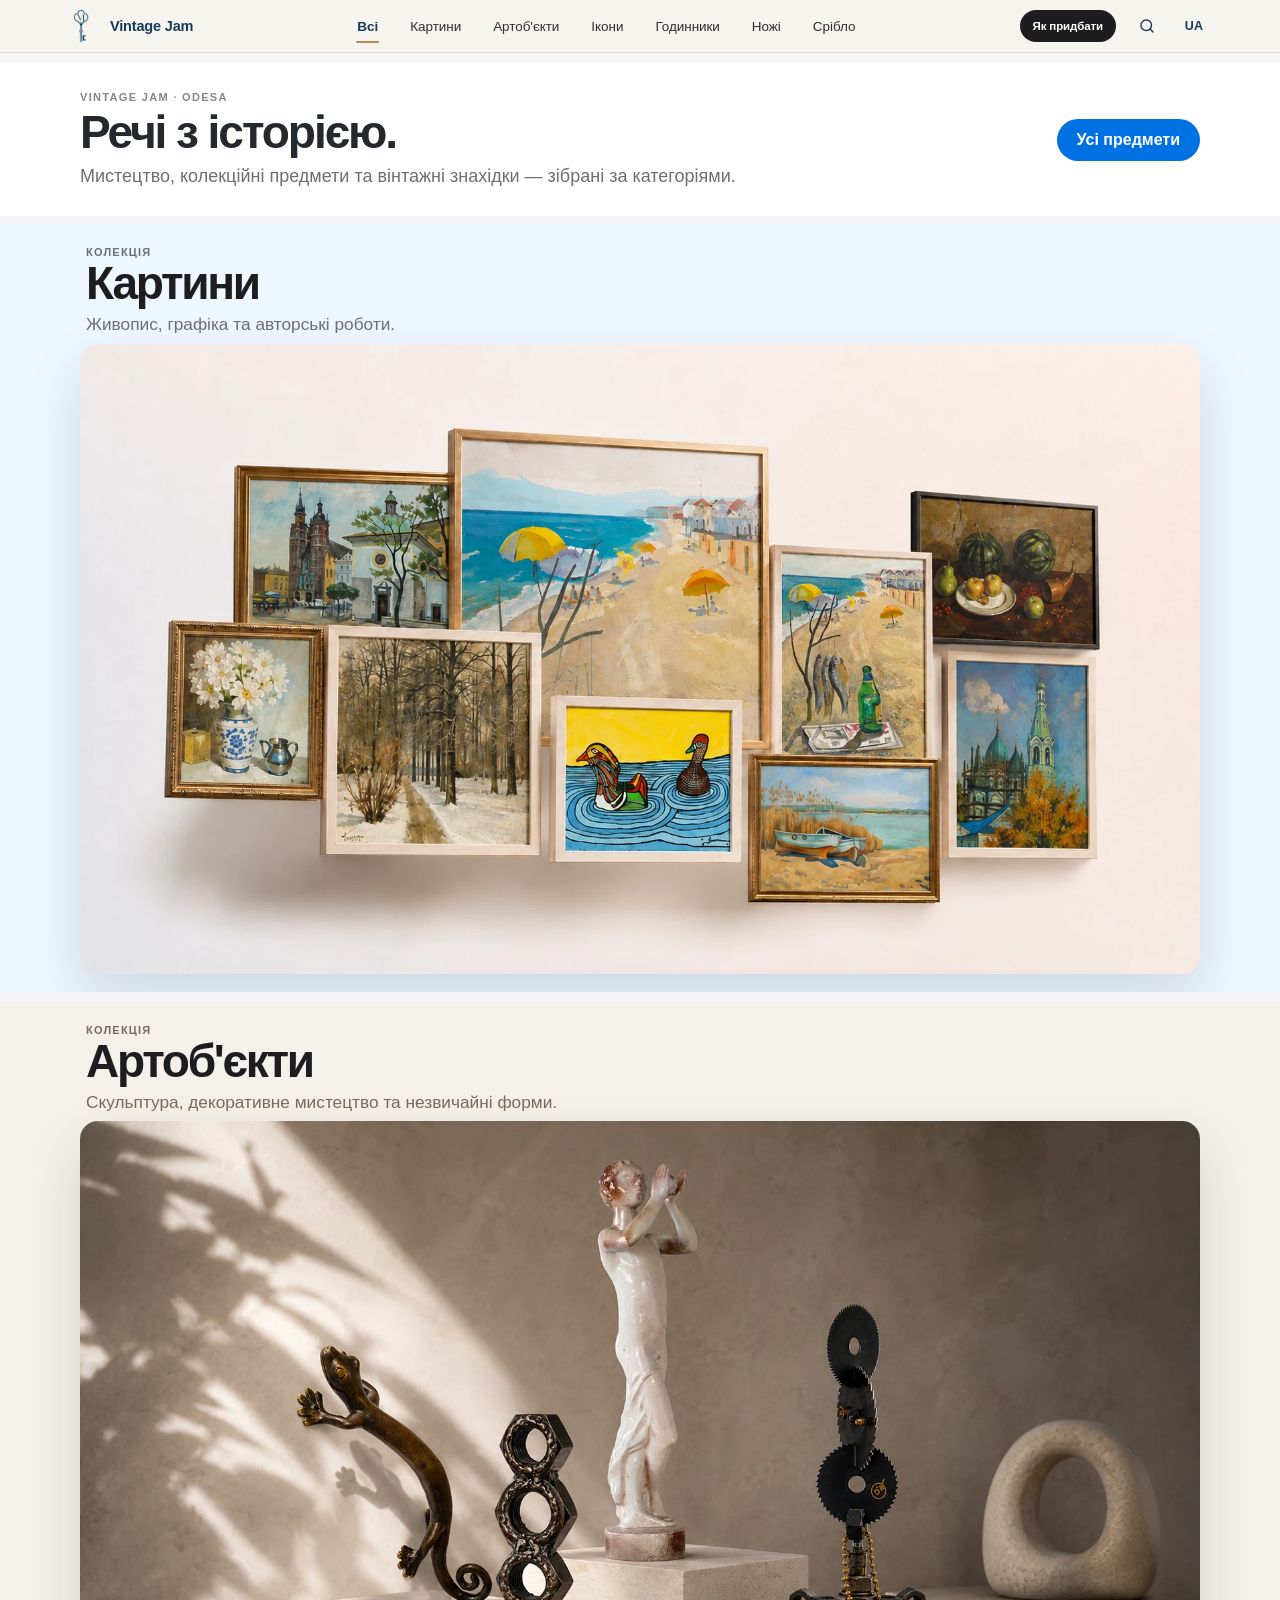
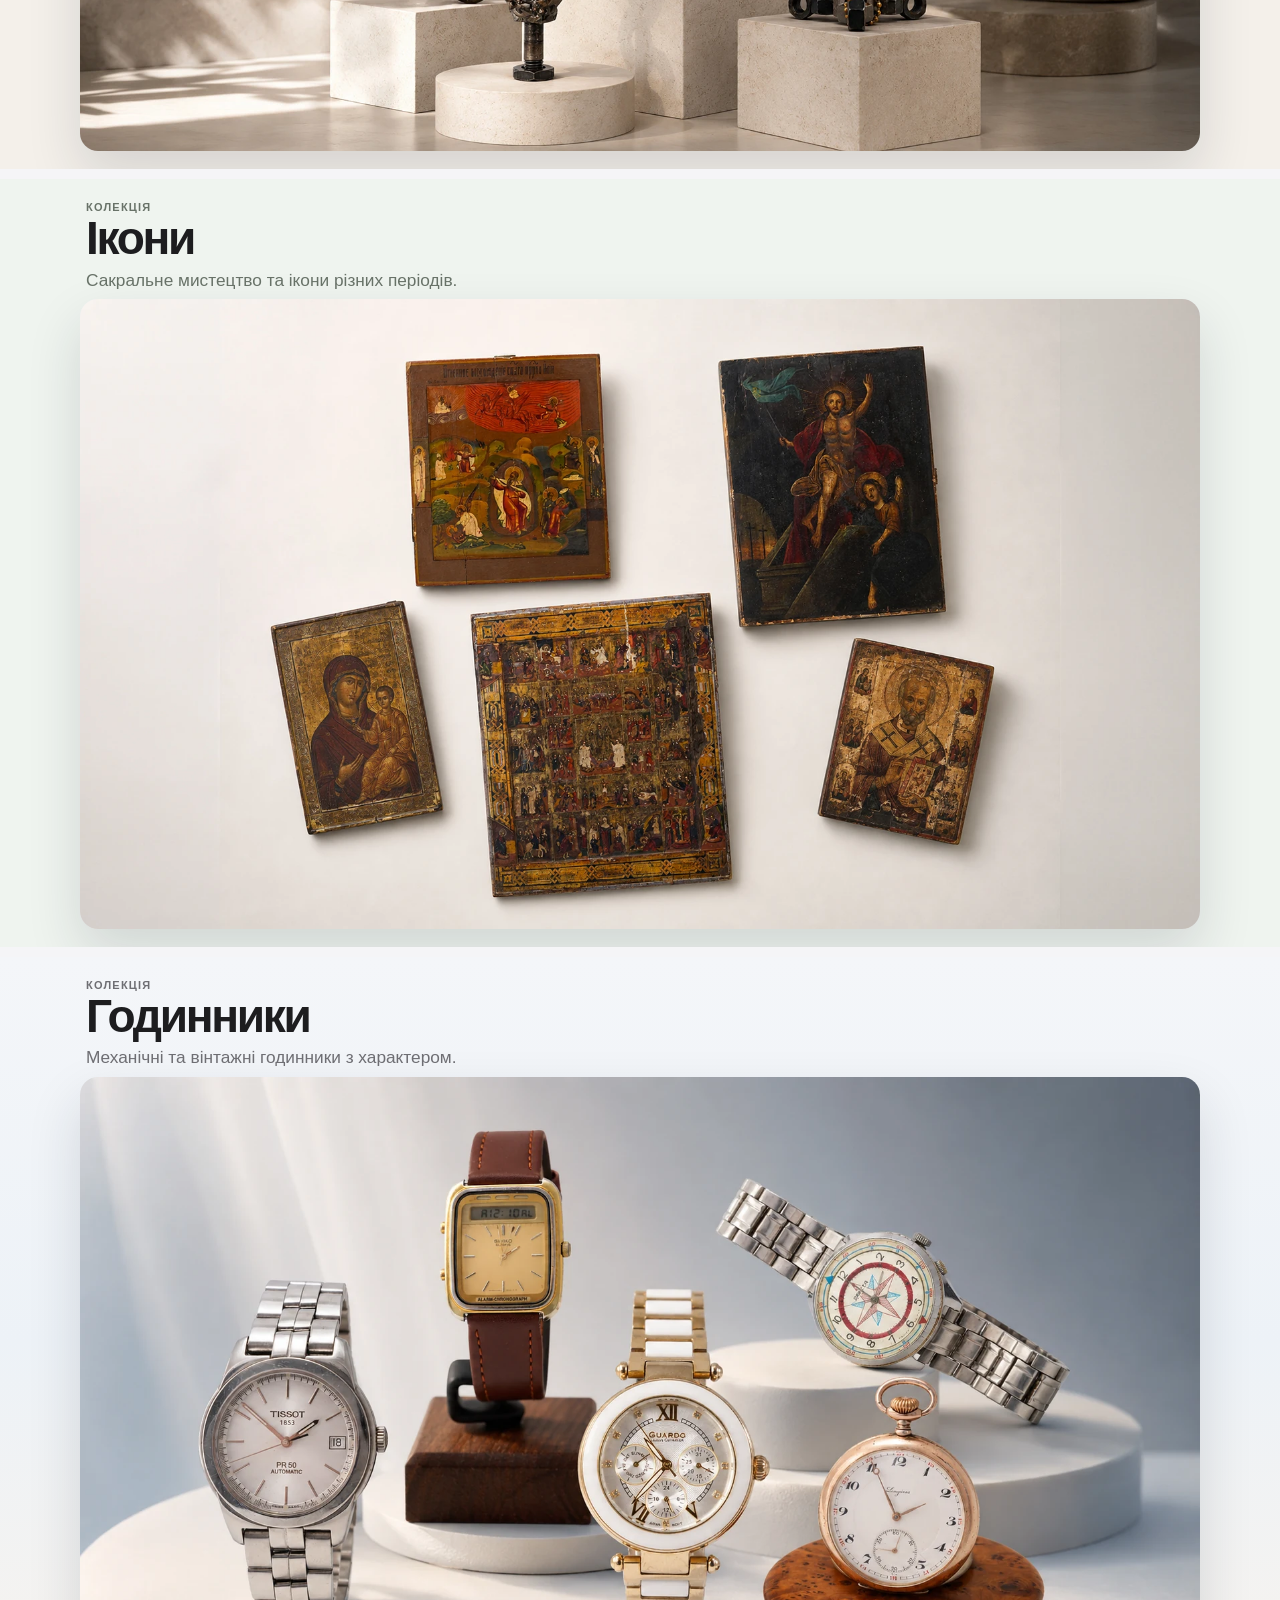
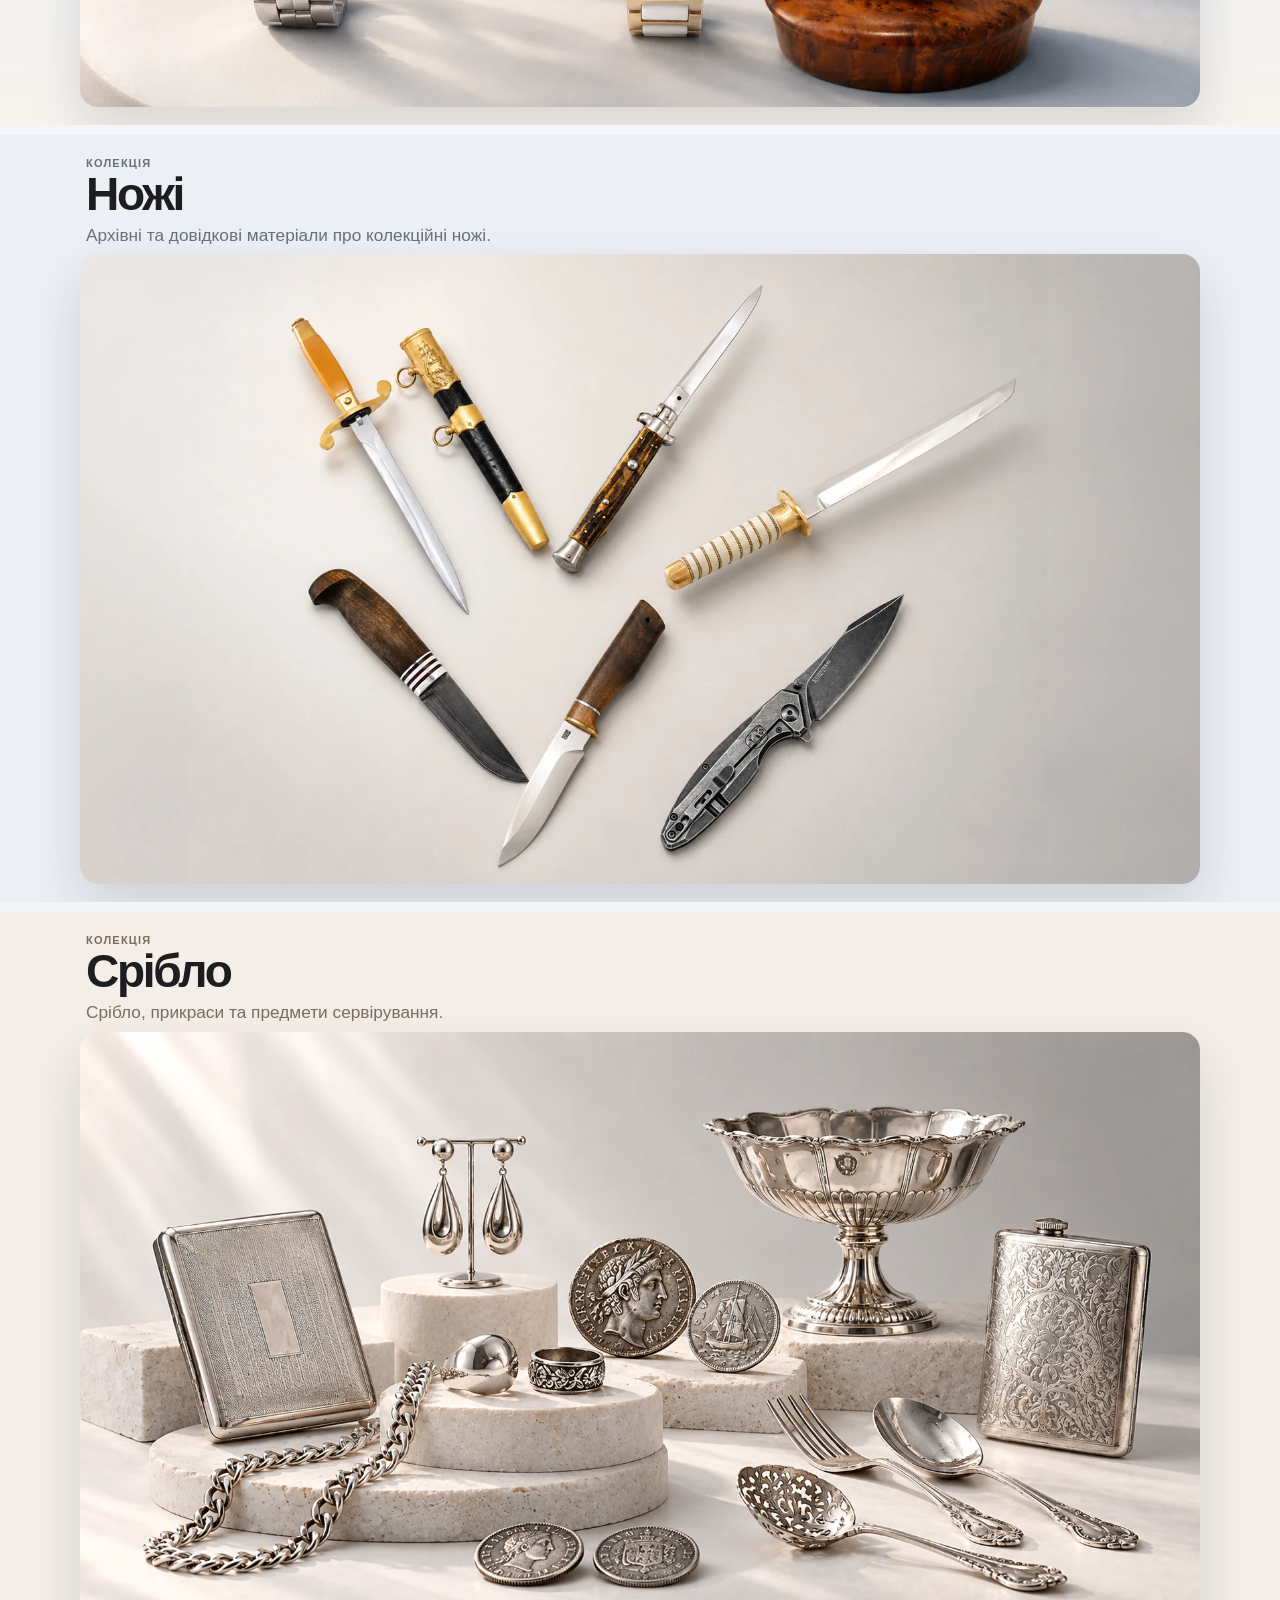
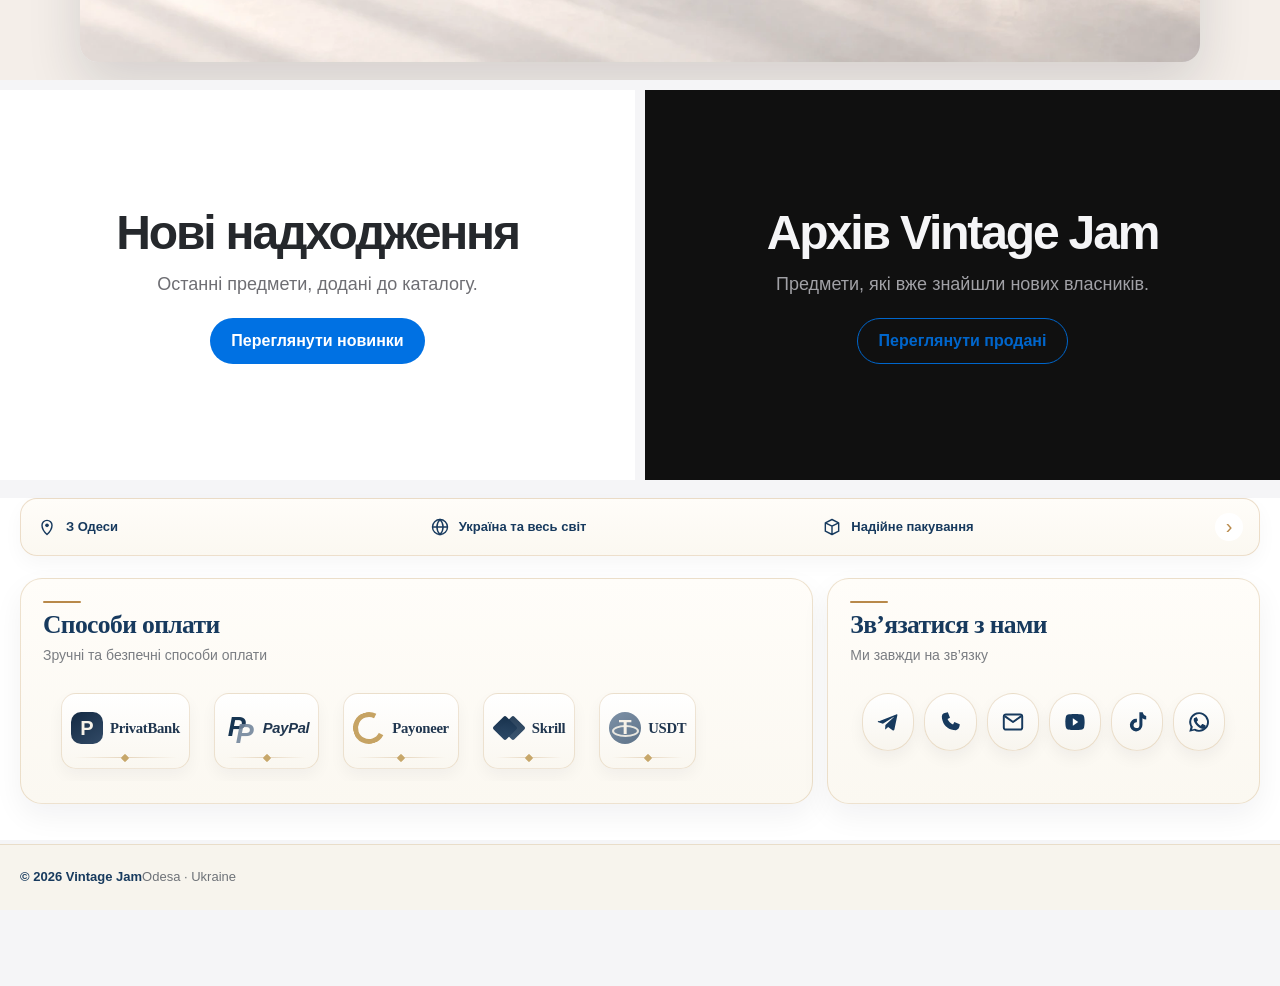
<file: index.html>
<!doctype html><html lang="uk"><head><meta charset="utf-8"><meta name="viewport" content="width=device-width,initial-scale=1,viewport-fit=cover"><meta name="description" content="Vintage Jam — каталог вінтажних та антикварних предметів з Одеси."><meta name="theme-color" content="#F7F4ED"><meta http-equiv="Cache-Control" content="no-cache, no-store, must-revalidate"><title>Vintage Jam — вінтаж та антикваріат</title><link rel="stylesheet" href="assets/css/site-v3.css?v=4.0.0"><link rel="stylesheet" href="assets/css/home-compact-v37.css?v=4.0.0"><link rel="stylesheet" href="assets/css/header-search-v38.css?v=4.0.0"><link rel="stylesheet" href="assets/css/apple-refinement-v39.css?v=4.0.0"><link rel="stylesheet" href="assets/css/top-category-nav-v40.css?v=4.0.0"><link rel="stylesheet" href="assets/css/brand-palette-v42.css?v=4.2.0"><link rel="stylesheet" href="assets/css/brand-logo-v61.css?v=6.1.0"><link rel="stylesheet" href="assets/css/category-heroes-v72.css?v=7.2.0"><link rel="stylesheet" href="assets/css/category-uniform-v74.css?v=7.4.0"><link rel="stylesheet" href="assets/css/category-card-compact-v79.css?v=7.9.0"><link rel="stylesheet" href="assets/css/payment-showcase-v76.css?v=7.6.0"><link rel="stylesheet" href="assets/css/footer-premium-v77.css?v=7.7.0"><link rel="stylesheet" href="assets/css/showcase-intro-compact-v78.css?v=7.8.0"><script defer src="data/catalog-data.js?v=4.0.0"></script><script defer src="assets/js/catalog-v3.js?v=4.0.0"></script><script defer src="assets/js/payment-showcase-v76.js?v=7.6.0"></script><script defer src="assets/js/mobile-fixes-v3.js?v=4.0.0"></script><script defer src="assets/js/home-compact-v37.js?v=4.0.0"></script><script defer src="assets/js/header-search-v38.js?v=4.0.0"></script><script defer src="assets/js/home-refinement-v39.js?v=4.0.0"></script><script defer src="assets/js/footer-premium-v77.js?v=7.7.0"></script><script defer src="assets/js/top-category-nav-v40.js?v=7.2.0"></script><script defer src="assets/js/category-heroes-v75.js?v=7.5.0"></script><script defer src="assets/js/navigation-router-v60.js?v=7.2.1"></script><script defer src="assets/js/brand-logo-v61.js?v=6.1.0"></script></head><body><header class="site-header"><div class="site-header-inner"><a class="brand" href="index.html">Vintage Jam</a><div class="header-actions"><button id="languageButton" class="pill-button" type="button" aria-label="Переключити мову">UA</button></div></div></header><main><section class="hero"><div class="container"><h1 id="heroTitle">Вінтажні речі з історією</h1><p id="heroText">Колекційні предмети, мистецтво, годинники та знахідки з Одеси.</p></div></section><div class="container"><section class="controls" aria-label="Пошук"><label class="visually-hidden" for="searchInput">Пошук</label><input id="searchInput" type="search" autocomplete="off" placeholder="Пошук за назвою, описом або категорією"><label class="visually-hidden" for="sortSelect">Сортування</label><select id="sortSelect" aria-hidden="true" tabindex="-1"><option value="new">Нові спочатку</option><option value="old">Старі спочатку</option><option value="price_up">Ціна: від нижчої</option><option value="price_down">Ціна: від вищої</option></select></section><section class="section" id="categoriesSection"><div class="section-heading"><h2 id="categoriesTitle">Категорії</h2></div><div id="categories" class="category-scroller"></div></section><section class="section" id="newSection"><div class="section-heading"><h2 id="newTitle">Нові надходження</h2><span id="newCount" class="section-note"></span></div><div id="newProducts" class="product-grid"></div></section><section class="section" id="catalogSection"><div class="section-heading"><h2 id="catalogTitle">Каталог</h2><span id="catalogCount" class="section-note"></span></div><div id="catalogProducts" class="product-grid"></div></section><section class="section" id="soldSection" hidden><div class="section-heading"><h2 id="soldTitle">Продано</h2></div><div id="soldProducts" class="product-grid"></div></section><section class="section info-panel" id="shippingSection"><div class="section-heading"><h2 id="shippingTitle">Доставка та умови покупки</h2></div><p id="shippingIntro"></p><div class="info-grid"><article class="info-card"><span class="info-icon">📍</span><div><h3 id="originTitle">Відправлення з Одеси</h3><p id="originText"></p></div></article><article class="info-card"><span class="info-icon">🚚</span><div><h3 id="carriersTitle">Способи доставки</h3><p id="carriersText"></p></div></article><article class="info-card"><span class="info-icon">🧾</span><div><h3 id="costTitle">Вартість і строки</h3><p id="costText"></p></div></article><article class="info-card"><span class="info-icon">📦</span><div><h3 id="packingTitle">Надійне пакування</h3><p id="packingText"></p></div></article><article class="info-card"><span class="info-icon">📷</span><div><h3 id="photosTitle">Товар з фотографій</h3><p id="photosText"></p></div></article></div></section><section class="footer-panels" aria-label="Оплата і контакти"><article class="payment-panel"><span id="paymentsTitle" hidden></span><div id="paymentList" class="payment-list" aria-label="Способи оплати"></div></article><article class="contacts-panel"><div id="contactList" class="contact-list"></div></article></section></div></main><footer class="site-footer"><div class="container site-footer-inner"><span class="site-footer-brand">© <span id="year"></span> Vintage Jam</span><span class="site-footer-meta">Odesa · Ukraine</span></div></footer><nav class="mobile-nav" aria-label="Мобільна навігація"><button id="mobileCatalog" type="button"><span>⌂</span><span id="mobileCatalogLabel">Каталог</span></button><button id="mobileSearch" type="button"><span>⌕</span><span id="mobileSearchLabel">Пошук</span></button><button id="mobileFavorites" type="button" aria-pressed="false" hidden><span>♡</span><span id="mobileFavoritesLabel">Обране</span></button><a id="mobileContact" href="tel:+380983219801"><span>◉</span><span id="mobileContactLabel">Зв’язок</span></a></nav></body></html>
</file>
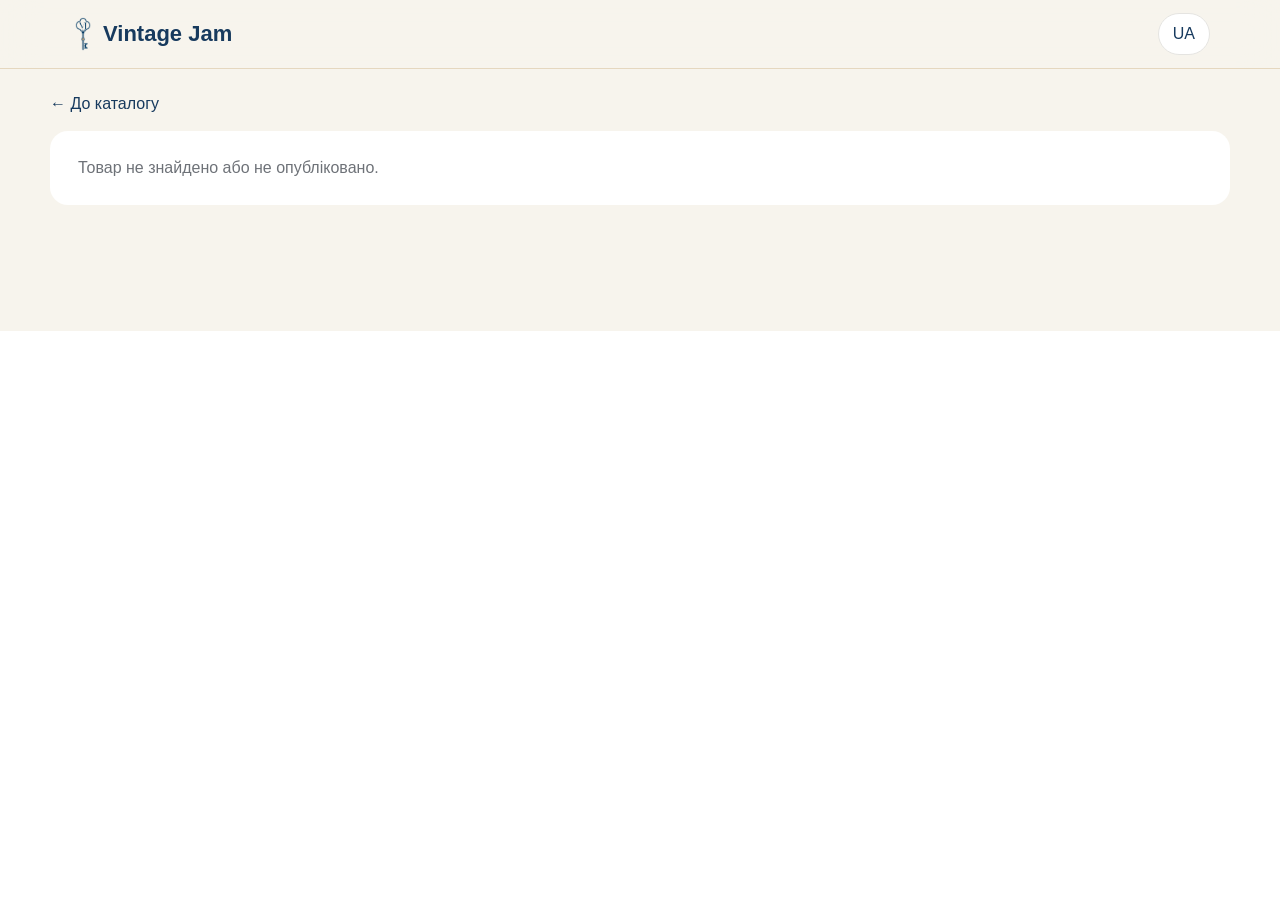
<file: item.html>
<!doctype html><html lang="uk"><head><meta charset="utf-8"><meta name="viewport" content="width=device-width,initial-scale=1,viewport-fit=cover"><meta name="description" content="Vintage Jam — картка вінтажного товару"><meta name="theme-color" content="#F7F4ED"><title>Vintage Jam — товар</title><link rel="stylesheet" href="assets/css/site-v3.css?v=3.0.2"><link rel="stylesheet" href="assets/css/footer-enhancements-v35.css?v=3.5.0"><link rel="stylesheet" href="assets/css/brand-palette-v42.css?v=4.2.0"><link rel="stylesheet" href="assets/css/brand-logo-v61.css?v=6.1.0"><script defer src="data/catalog-data.js?v=3.0.2"></script><script defer src="assets/js/product-v3.js?v=3.0.2"></script><script defer src="assets/js/informational-product-v73.js?v=7.3.1"></script><script defer src="assets/js/mobile-fixes-v3.js?v=3.0.2"></script><script defer src="assets/js/brand-logo-v61.js?v=6.1.0"></script></head><body><header class="site-header"><div class="site-header-inner"><a class="brand" href="index.html">Vintage Jam</a><div class="header-actions"><button id="languageButton" class="pill-button" type="button">UA</button></div></div></header><main class="product-page"><div class="container"><a id="backLink" class="back-link" href="index.html">← До каталогу</a><section id="productNotFound" class="empty-state" hidden></section><div id="productContent" hidden><div class="product-layout"><section class="product-gallery"><div id="galleryMain" class="gallery-main"><img id="mainImage" src="assets/images/no-image.webp" alt=""><button id="prevImage" class="gallery-arrow prev" type="button" aria-label="Попереднє фото">‹</button><button id="nextImage" class="gallery-arrow next" type="button" aria-label="Наступне фото">›</button><span id="imageCounter" class="gallery-counter"></span></div><div id="thumbnails" class="thumbnails"></div></section><section class="product-summary"><div id="productCategory" class="eyebrow"></div><h1 id="productTitle"></h1><p id="productLead" class="product-lead"></p><div id="productPrice" class="product-page-price"></div><div id="productMedia"></div><button id="contactButton" class="primary-button" type="button">💬 <span id="contactButtonText">Зв’язатися</span></button></section></div><div class="product-details"><section class="content-card"><h2 id="descriptionTitle">Опис</h2><p id="productDescription"></p></section><section id="attributesCard" class="content-card"><h2 id="attributesTitle">Характеристики</h2><dl id="attributes" class="attributes"></dl></section><section id="storyCard" class="content-card" hidden><h2 id="storyTitle">Історія предмета</h2><p id="productStory"></p></section><section class="content-card"><h2 id="deliveryTitle">Доставка</h2><p id="deliveryText"></p></section></div></div></div></main><nav class="mobile-nav" aria-label="Мобільна навігація"><a href="index.html"><span>⌂</span><span id="mobileCatalogLabel">Каталог</span></a><a href="index.html#searchInput"><span>⌕</span><span id="mobileSearchLabel">Пошук</span></a><button id="shareButton" type="button"><span>↗</span><span id="shareLabel">Поділитися</span></button><button id="mobileContactButton" type="button"><span>◉</span><span id="mobileContactLabel">Зв’язок</span></button></nav><div id="contactSheet" class="contact-sheet" hidden><section class="contact-panel" role="dialog" aria-modal="true" aria-labelledby="contactTitle"><div class="contact-panel-header"><h2 id="contactTitle">Зв’язатися щодо товару</h2><button id="closeContact" class="close-button" type="button" aria-label="Закрити">×</button></div><p id="contactSubtitle"></p><div id="contactMethods" class="contact-methods"></div><button id="copyLinkButton" class="primary-button secondary-button" type="button"><span id="copyLinkText">Скопіювати посилання</span></button></section></div><div id="lightbox" class="lightbox" hidden><img id="lightboxImage" src="assets/images/no-image.webp" alt=""><button id="closeLightbox" class="close-button" type="button" aria-label="Закрити">×</button></div></body></html>
</file>
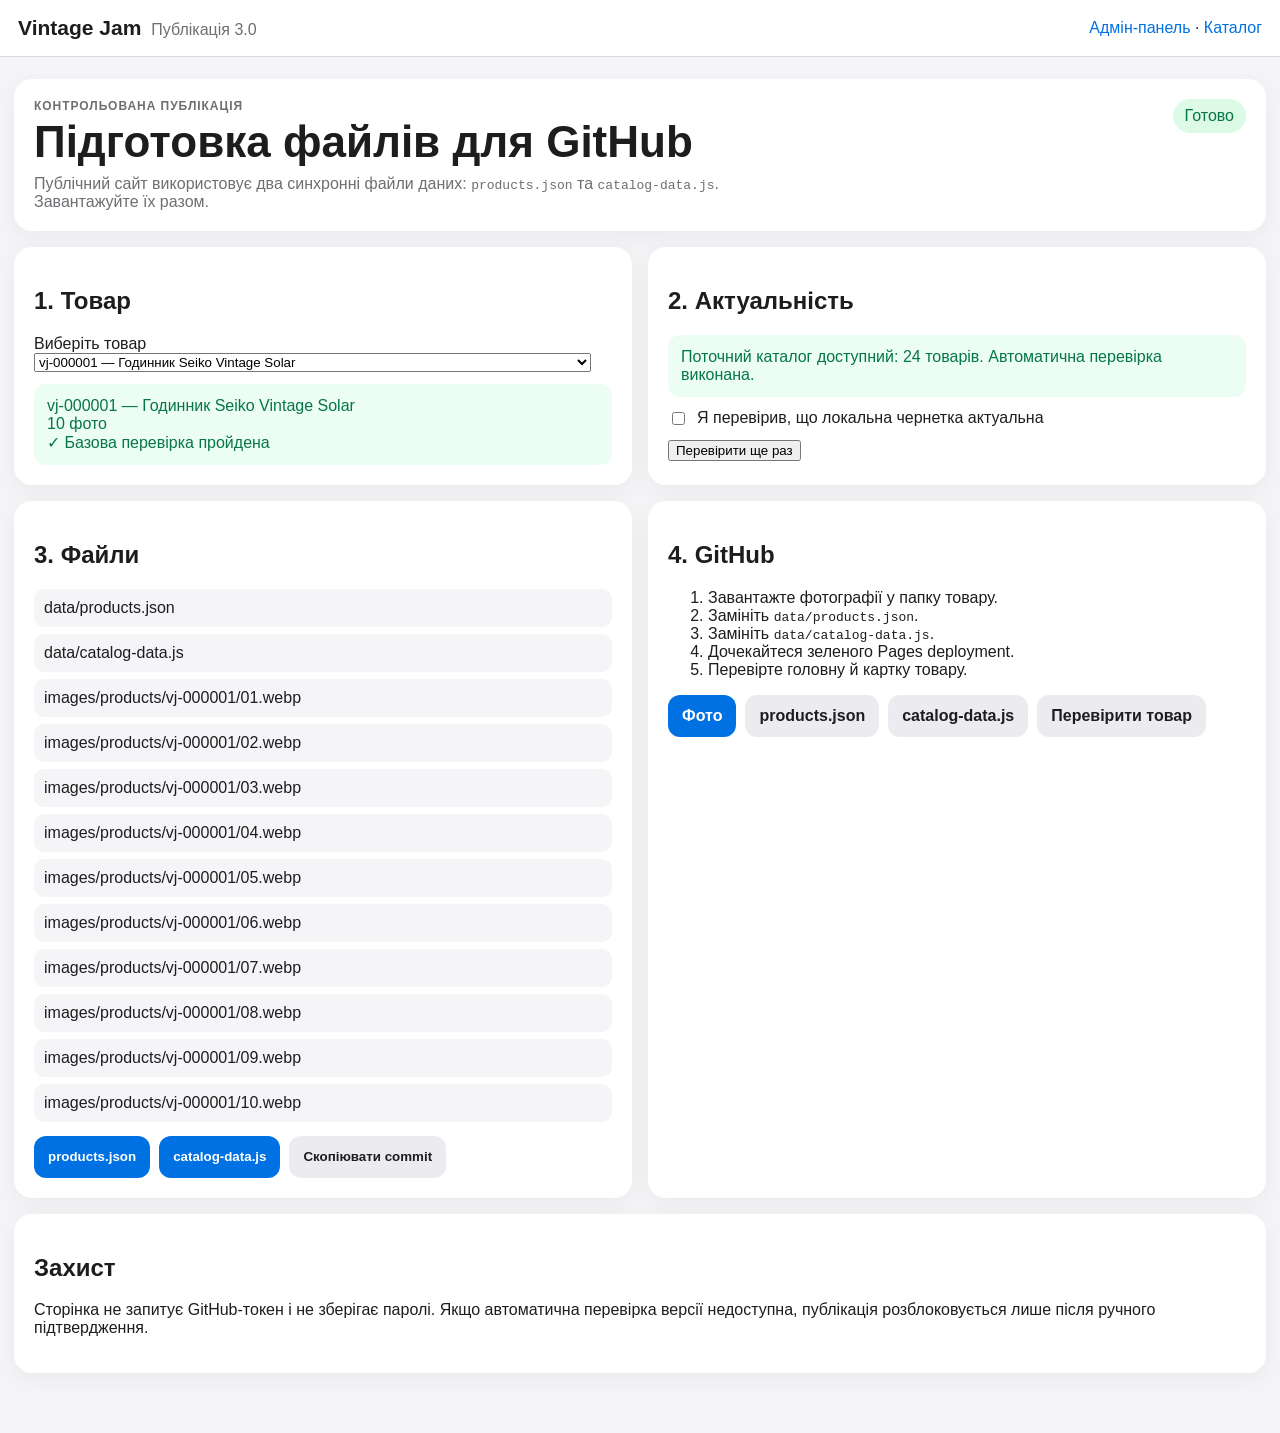
<file: publish.html>
<!doctype html><html lang="uk"><head><meta charset="utf-8"><meta name="viewport" content="width=device-width,initial-scale=1,viewport-fit=cover"><meta name="robots" content="noindex,nofollow"><title>Vintage Jam — Публікація</title><link rel="stylesheet" href="assets/css/admin-v3.css?v=3.0.0"><script defer src="data/catalog-data.js?v=3.0.0"></script><script defer src="assets/js/publish-v3.js?v=3.0.0"></script></head><body><header class="admin-header"><div><strong>Vintage Jam</strong><span>Публікація 3.0</span></div><div><a href="admin.html">Адмін-панель</a> · <a href="index.html">Каталог</a></div></header><main class="admin-shell"><section class="admin-card admin-intro"><div><p class="eyebrow">Контрольована публікація</p><h1>Підготовка файлів для GitHub</h1><p>Публічний сайт використовує два синхронні файли даних: <code>products.json</code> та <code>catalog-data.js</code>. Завантажуйте їх разом.</p></div><span id="publishStatus" class="status-badge">Перевірка</span></section><section class="publish-grid"><article class="admin-card"><h2>1. Товар</h2><label>Виберіть товар<select id="productSelect"></select></label><div id="productSummary" class="validation" style="margin-top:12px"></div></article><article class="admin-card"><h2>2. Актуальність</h2><div id="versionStatus" class="warning">Перевірка products.json…</div><label style="display:flex;gap:9px;margin-top:12px"><input id="manualConfirm" type="checkbox"> Я перевірив, що локальна чернетка актуальна</label><button id="checkVersion" type="button" class="secondary" style="margin-top:12px">Перевірити ще раз</button></article><article class="admin-card"><h2>3. Файли</h2><div id="fileList" class="file-list"></div><div class="toolbar" style="margin-top:14px"><button id="downloadProducts" type="button">products.json</button><button id="downloadCatalogData" type="button">catalog-data.js</button><button id="copyCommit" type="button" class="secondary">Скопіювати commit</button></div></article><article class="admin-card"><h2>4. GitHub</h2><ol><li>Завантажте фотографії у папку товару.</li><li>Замініть <code>data/products.json</code>.</li><li>Замініть <code>data/catalog-data.js</code>.</li><li>Дочекайтеся зеленого Pages deployment.</li><li>Перевірте головну й картку товару.</li></ol><div class="toolbar"><a id="imagesLink" target="_blank" rel="noopener">Фото</a><a id="productsLink" target="_blank" rel="noopener" class="secondary">products.json</a><a id="catalogDataLink" target="_blank" rel="noopener" class="secondary">catalog-data.js</a><a id="productLink" target="_blank" rel="noopener" class="secondary">Перевірити товар</a></div></article></section><section class="admin-card"><h2>Захист</h2><p>Сторінка не запитує GitHub-токен і не зберігає паролі. Якщо автоматична перевірка версії недоступна, публікація розблоковується лише після ручного підтвердження.</p></section></main><div id="toast" class="toast" hidden></div></body></html>
</file>
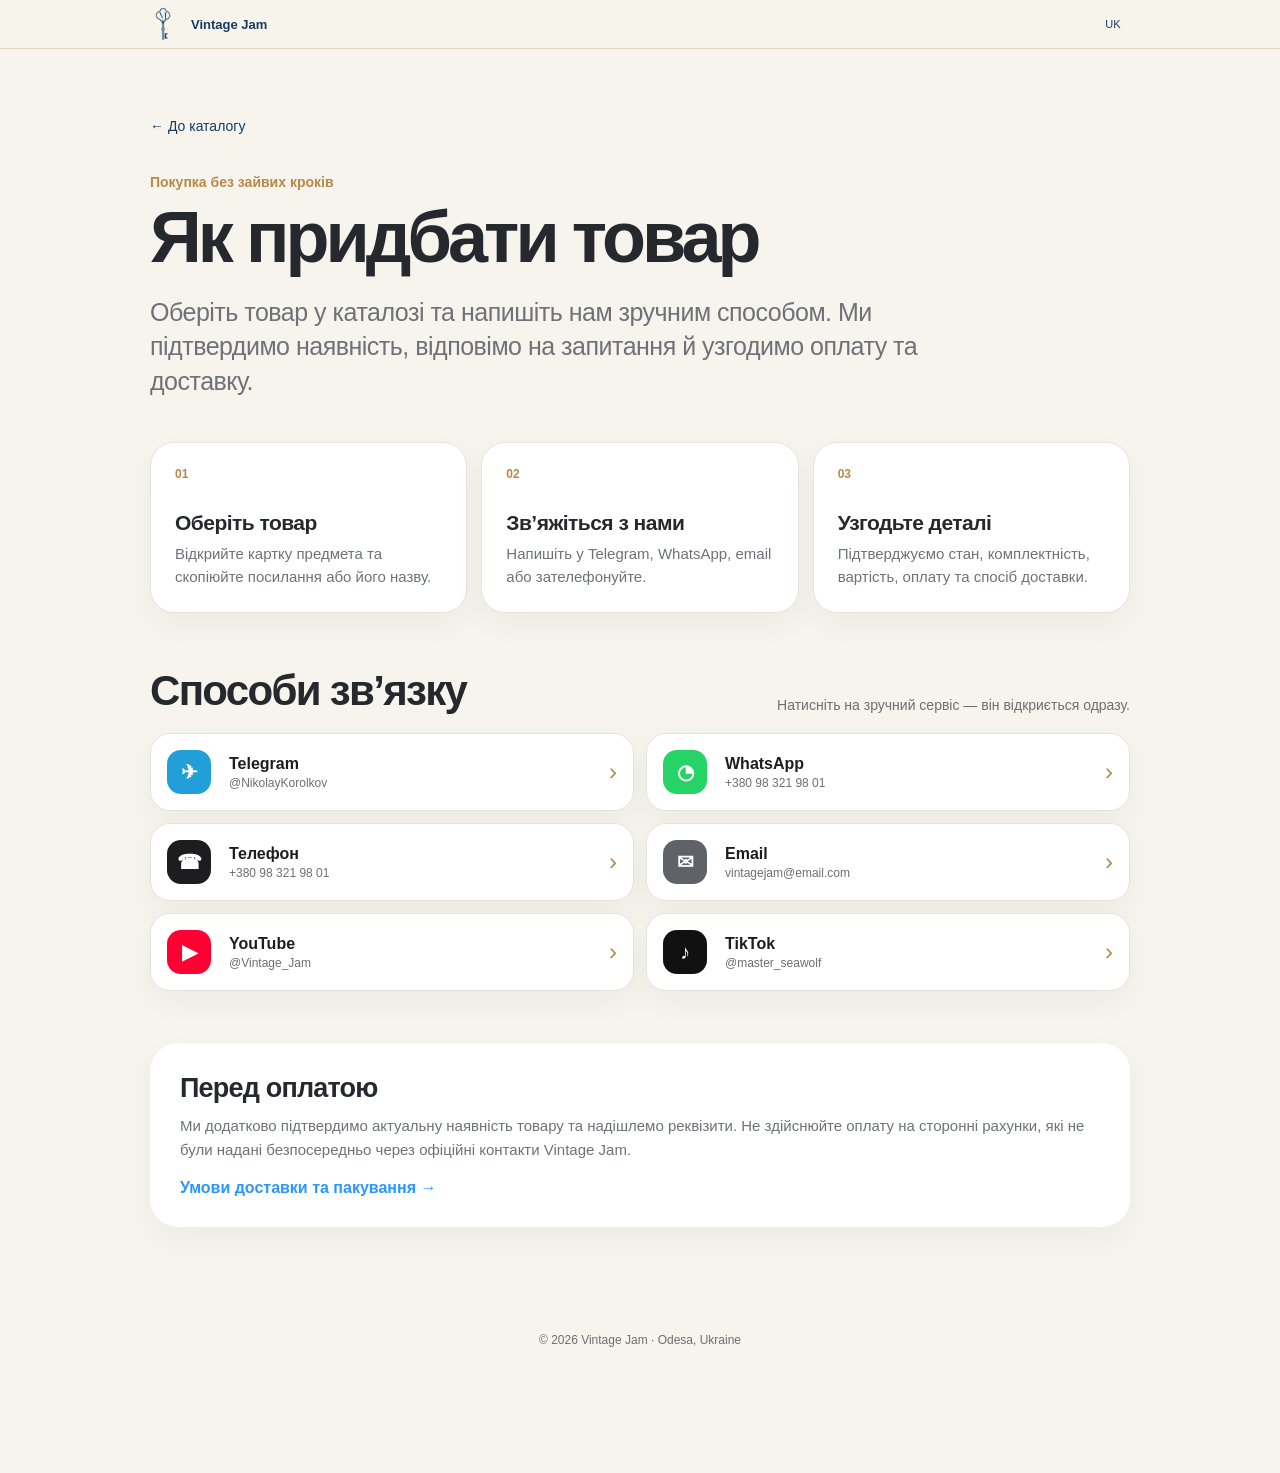
<file: purchase.html>
<!doctype html><html lang="uk"><head><meta charset="utf-8"><meta name="viewport" content="width=device-width,initial-scale=1,viewport-fit=cover"><meta name="description" content="Як придбати товари Vintage Jam та зв’язатися з продавцем."><meta name="theme-color" content="#F7F4ED"><title>Як придбати — Vintage Jam</title><link rel="stylesheet" href="assets/css/site-v3.css?v=4.1.0"><link rel="stylesheet" href="assets/css/purchase-v41.css?v=4.1.0"><link rel="stylesheet" href="assets/css/brand-palette-v42.css?v=4.2.0"><link rel="stylesheet" href="assets/css/brand-logo-v61.css?v=6.1.0"><script defer src="assets/js/purchase-v41.js?v=4.1.0"></script><script defer src="assets/js/brand-logo-v61.js?v=6.1.0"></script></head><body><header class="purchase-header"><div class="purchase-header-inner"><a class="purchase-brand" href="index.html"><span class="purchase-brand-mark" aria-hidden="true"><svg viewBox="0 0 24 24"><path d="M12 2.8 20 7v10l-8 4.2L4 17V7l8-4.2Zm0 2.4L6.4 8.1 12 11l5.6-2.9L12 5.2Zm-6 4.7v5.8l5 2.6v-5.8L6 9.9Zm7 8.4 5-2.6V9.9l-5 2.6v5.8Z" fill="currentColor"/></svg></span><span>Vintage Jam</span></a><button id="purchaseLanguage" class="purchase-language" type="button" aria-label="Змінити мову">UA</button></div></header><main class="purchase-main"><section class="purchase-hero"><a id="purchaseBack" class="purchase-back" href="index.html">← До каталогу</a><p id="purchaseEyebrow" class="purchase-eyebrow">Покупка без зайвих кроків</p><h1 id="purchaseTitle">Як придбати товар</h1><p id="purchaseLead" class="purchase-lead">Оберіть товар у каталозі та напишіть нам зручним способом. Ми підтвердимо наявність, відповімо на запитання й узгодимо оплату та доставку.</p></section><section class="purchase-steps" aria-label="Етапи покупки"><article><span>01</span><div><h2 id="stepOneTitle">Оберіть товар</h2><p id="stepOneText">Відкрийте картку предмета та скопіюйте посилання або його назву.</p></div></article><article><span>02</span><div><h2 id="stepTwoTitle">Зв’яжіться з нами</h2><p id="stepTwoText">Напишіть у Telegram, WhatsApp, email або зателефонуйте.</p></div></article><article><span>03</span><div><h2 id="stepThreeTitle">Узгодьте деталі</h2><p id="stepThreeText">Підтверджуємо стан, комплектність, вартість, оплату та спосіб доставки.</p></div></article></section><section class="purchase-contacts"><div class="purchase-section-heading"><h2 id="contactHeading">Способи зв’язку</h2><p id="contactSubheading">Натисніть на зручний сервіс — він відкриється одразу.</p></div><div class="purchase-contact-grid"><a href="https://t.me/NikolayKorolkov" target="_blank" rel="noopener noreferrer"><span class="contact-art telegram">✈</span><span><strong>Telegram</strong><small>@NikolayKorolkov</small></span><b>›</b></a><a href="https://wa.me/380983219801" target="_blank" rel="noopener noreferrer"><span class="contact-art whatsapp">◔</span><span><strong>WhatsApp</strong><small>+380 98 321 98 01</small></span><b>›</b></a><a href="tel:+380983219801"><span class="contact-art phone">☎</span><span><strong id="phoneLabel">Телефон</strong><small>+380 98 321 98 01</small></span><b>›</b></a><a href="mailto:vintagejam@email.com"><span class="contact-art email">✉</span><span><strong>Email</strong><small>vintagejam@email.com</small></span><b>›</b></a><a href="https://youtube.com/@Vintage_Jam" target="_blank" rel="noopener noreferrer"><span class="contact-art youtube">▶</span><span><strong>YouTube</strong><small>@Vintage_Jam</small></span><b>›</b></a><a href="https://www.tiktok.com/@master_seawolf" target="_blank" rel="noopener noreferrer"><span class="contact-art tiktok">♪</span><span><strong>TikTok</strong><small>@master_seawolf</small></span><b>›</b></a></div></section><section class="purchase-note"><h2 id="noteTitle">Перед оплатою</h2><p id="noteText">Ми додатково підтвердимо актуальну наявність товару та надішлемо реквізити. Не здійснюйте оплату на сторонні рахунки, які не були надані безпосередньо через офіційні контакти Vintage Jam.</p><a id="shippingLink" href="shipping.html">Умови доставки та пакування →</a></section></main><footer class="purchase-footer">© 2026 Vintage Jam · Odesa, Ukraine</footer></body></html>
</file>
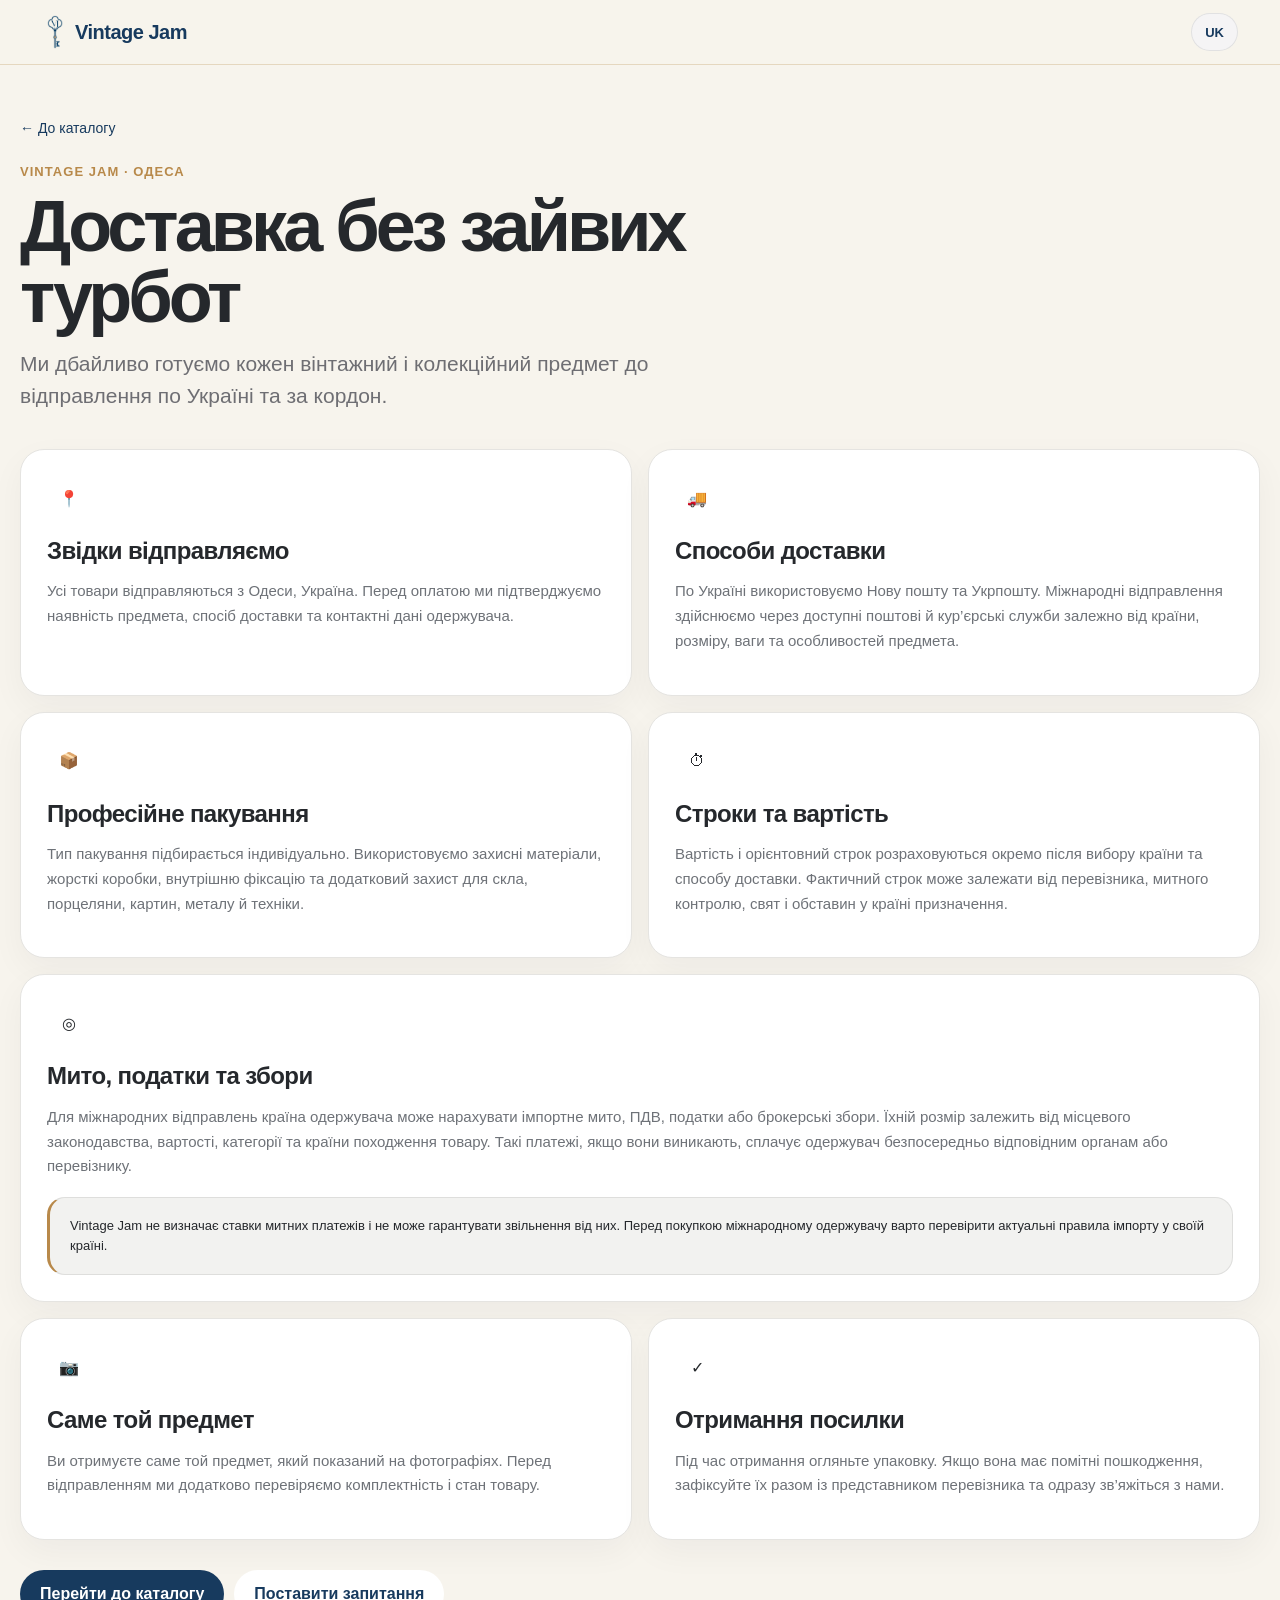
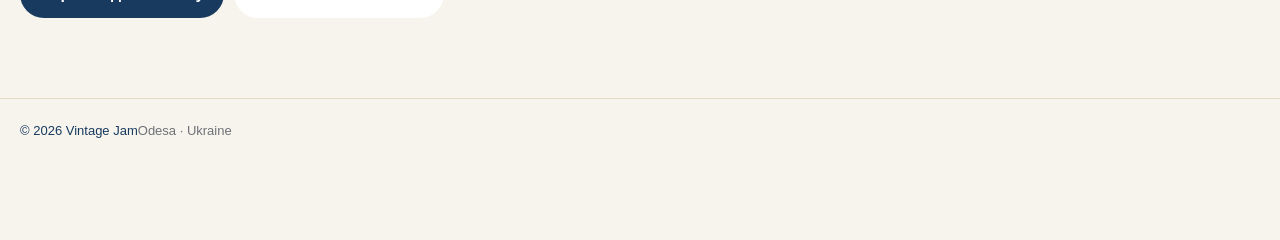
<file: shipping.html>
<!doctype html><html lang="uk"><head><meta charset="utf-8"><meta name="viewport" content="width=device-width,initial-scale=1,viewport-fit=cover"><meta name="description" content="Умови доставки, пакування, митні платежі та отримання замовлень Vintage Jam."><meta name="theme-color" content="#F7F4ED"><title>Vintage Jam — доставка та умови покупки</title><link rel="stylesheet" href="assets/css/site-v3.css?v=3.9.0"><link rel="stylesheet" href="assets/css/apple-refinement-v39.css?v=3.9.0"><link rel="stylesheet" href="assets/css/shipping-v39.css?v=3.9.0"><link rel="stylesheet" href="assets/css/brand-palette-v42.css?v=4.2.0"><link rel="stylesheet" href="assets/css/brand-logo-v61.css?v=6.1.0"><script defer src="assets/js/shipping-v39.js?v=3.9.0"></script><script defer src="assets/js/brand-logo-v61.js?v=6.1.0"></script></head><body><header class="site-header"><div class="site-header-inner"><a class="brand" href="index.html">Vintage Jam</a><div class="header-actions"><button id="languageButton" class="pill-button" type="button" aria-label="Переключити мову">UA</button></div></div></header><main class="shipping-page"><div class="container"><a id="backLink" class="shipping-back" href="index.html">← До каталогу</a><section class="shipping-hero"><div id="shippingKicker" class="shipping-kicker">Vintage Jam · Odesa</div><h1 id="shippingHeading">Доставка без зайвих турбот</h1><p id="shippingLead">Ми дбайливо готуємо кожен вінтажний і колекційний предмет до відправлення по Україні та за кордон.</p></section><section class="shipping-grid"><article class="shipping-card"><div class="shipping-card-icon">📍</div><h2 id="originHeading">Звідки відправляємо</h2><p id="originBody">Усі товари відправляються з Одеси, Україна. Перед оплатою ми підтверджуємо наявність предмета, спосіб доставки та контактні дані одержувача.</p></article><article class="shipping-card"><div class="shipping-card-icon">🚚</div><h2 id="deliveryHeading">Способи доставки</h2><p id="deliveryBody">По Україні використовуємо Нову пошту та Укрпошту. Міжнародні відправлення здійснюємо через доступні поштові й кур’єрські служби залежно від країни, розміру, ваги та особливостей предмета.</p></article><article class="shipping-card"><div class="shipping-card-icon">📦</div><h2 id="packingHeading">Професійне пакування</h2><p id="packingBody">Тип пакування підбирається індивідуально. Використовуємо захисні матеріали, жорсткі коробки, внутрішню фіксацію та додатковий захист для скла, порцеляни, картин, металу й техніки.</p></article><article class="shipping-card"><div class="shipping-card-icon">⏱</div><h2 id="timingHeading">Строки та вартість</h2><p id="timingBody">Вартість і орієнтовний строк розраховуються окремо після вибору країни та способу доставки. Фактичний строк може залежати від перевізника, митного контролю, свят і обставин у країні призначення.</p></article><article class="shipping-card shipping-card-wide"><div class="shipping-card-icon">◎</div><h2 id="customsHeading">Мито, податки та збори</h2><p id="customsBody">Для міжнародних відправлень країна одержувача може нарахувати імпортне мито, ПДВ, податки або брокерські збори. Їхній розмір залежить від місцевого законодавства, вартості, категорії та країни походження товару. Такі платежі, якщо вони виникають, сплачує одержувач безпосередньо відповідним органам або перевізнику.</p><div id="customsNote" class="shipping-note">Vintage Jam не визначає ставки митних платежів і не може гарантувати звільнення від них. Перед покупкою міжнародному одержувачу варто перевірити актуальні правила імпорту у своїй країні.</div></article><article class="shipping-card"><div class="shipping-card-icon">📷</div><h2 id="exactHeading">Саме той предмет</h2><p id="exactBody">Ви отримуєте саме той предмет, який показаний на фотографіях. Перед відправленням ми додатково перевіряємо комплектність і стан товару.</p></article><article class="shipping-card"><div class="shipping-card-icon">✓</div><h2 id="damageHeading">Отримання посилки</h2><p id="damageBody">Під час отримання огляньте упаковку. Якщо вона має помітні пошкодження, зафіксуйте їх разом із представником перевізника та одразу зв’яжіться з нами.</p></article></section><div class="shipping-actions"><a id="catalogButton" class="shipping-primary" href="index.html">Перейти до каталогу</a><a id="contactButton" class="shipping-secondary" href="https://t.me/NikolayKorolkov" target="_blank" rel="noopener noreferrer">Поставити запитання</a></div></div></main><footer class="site-footer"><div class="container site-footer-inner"><span class="site-footer-brand">© <span id="year"></span> Vintage Jam</span><span class="site-footer-meta">Odesa · Ukraine</span></div></footer></body></html>
</file>
<file: assets/css/site-v3.css>
:root{--bg:#fff;--surface:#f5f5f7;--surface-2:#ececf0;--text:#1d1d1f;--muted:#6e6e73;--line:#d9d9df;--accent:#0071e3;--danger:#b42318;--radius:18px;--shadow:0 12px 32px rgba(0,0,0,.08);font-family:-apple-system,BlinkMacSystemFont,"Segoe UI",Roboto,Arial,sans-serif;color:var(--text);background:var(--bg)}*{box-sizing:border-box}html{scroll-behavior:smooth}body{margin:0;background:var(--bg);color:var(--text);padding-bottom:76px}button,input,select,a{font:inherit}button,a{touch-action:manipulation}.site-header{position:sticky;top:0;z-index:50;background:rgba(255,255,255,.94);backdrop-filter:blur(18px);border-bottom:1px solid var(--line)}.site-header-inner{max-width:1180px;margin:auto;min-height:68px;padding:0 20px;display:flex;align-items:center;justify-content:space-between;gap:16px}.brand{font-weight:750;font-size:22px;color:var(--text);text-decoration:none}.header-actions{display:flex;align-items:center;gap:8px}.icon-button,.pill-button{border:1px solid var(--line);background:#fff;color:var(--text);border-radius:999px;min-height:42px;padding:0 14px;cursor:pointer}.icon-button:hover,.pill-button:hover{background:var(--surface)}.container{width:min(1180px,calc(100% - 32px));margin:0 auto}.hero{padding:34px 0 18px}.hero h1{font-size:clamp(32px,6vw,62px);line-height:1.02;margin:0 0 12px;letter-spacing:-.04em}.hero p{font-size:clamp(17px,2vw,21px);color:var(--muted);max-width:740px;margin:0}.controls{display:grid;grid-template-columns:1fr 240px;gap:12px;margin:18px 0 28px}.controls input,.controls select{width:100%;min-height:50px;border:1px solid var(--line);border-radius:14px;background:var(--surface);padding:0 16px;color:var(--text);outline:none}.controls input:focus,.controls select:focus{border-color:var(--accent);box-shadow:0 0 0 3px rgba(0,113,227,.15)}.section{margin:0 0 42px}.section-heading{display:flex;align-items:end;justify-content:space-between;gap:16px;margin-bottom:16px}.section h2{font-size:clamp(25px,3vw,34px);margin:0;letter-spacing:-.025em}.section-note{color:var(--muted);font-size:14px}.category-scroller{display:flex;gap:9px;overflow:auto;padding:2px 2px 8px;scrollbar-width:none}.category-scroller::-webkit-scrollbar{display:none}.category-button{flex:0 0 auto;border:0;background:var(--surface);border-radius:999px;padding:11px 17px;cursor:pointer;color:var(--text)}.category-button.active{background:var(--text);color:#fff}.product-grid{display:grid;grid-template-columns:repeat(4,minmax(0,1fr));gap:18px}.product-card{min-width:0}.product-card-link{display:block;color:inherit;text-decoration:none}.product-image{position:relative;aspect-ratio:1/1;background:var(--surface);border-radius:var(--radius);overflow:hidden}.product-image img{width:100%;height:100%;display:block;object-fit:cover;transition:transform .25s ease}.product-card-link:hover .product-image img{transform:scale(1.025)}.favorite-button{position:absolute;z-index:2;right:10px;top:10px;width:42px;height:42px;border:0;border-radius:50%;background:rgba(255,255,255,.92);font-size:23px;cursor:pointer;box-shadow:0 4px 12px rgba(0,0,0,.12)}.favorite-button.active{color:#d92d20}.badge{position:absolute;left:10px;top:10px;z-index:2;background:rgba(29,29,31,.88);color:#fff;padding:7px 10px;border-radius:999px;font-weight:700;font-size:12px}.product-info{padding:11px 2px 0}.product-title{font-size:17px;font-weight:720;line-height:1.25}.product-category{color:var(--muted);font-size:14px;margin-top:4px}.product-price{font-weight:700;margin-top:7px}.empty-state{padding:28px;background:var(--surface);border-radius:var(--radius);color:var(--muted)}.info-panel{background:var(--surface);border-radius:24px;padding:24px}.info-grid{display:grid;grid-template-columns:repeat(2,minmax(0,1fr));gap:12px}.info-card{background:#fff;border-radius:16px;padding:17px;display:flex;gap:12px}.info-icon{font-size:24px}.info-card h3{font-size:16px;margin:0 0 5px}.info-card p{color:var(--muted);margin:0;line-height:1.45}.payment-list{display:flex;flex-wrap:wrap;gap:10px}.payment-chip{background:#fff;border:1px solid var(--line);border-radius:999px;padding:10px 14px}.site-footer{border-top:1px solid var(--line);padding:26px 0;color:var(--muted)}.mobile-nav{position:fixed;z-index:60;left:0;right:0;bottom:0;background:rgba(255,255,255,.96);backdrop-filter:blur(18px);border-top:1px solid var(--line);display:none;grid-template-columns:repeat(4,1fr);padding:7px max(8px,env(safe-area-inset-right)) calc(7px + env(safe-area-inset-bottom)) max(8px,env(safe-area-inset-left))}.mobile-nav button,.mobile-nav a{border:0;background:transparent;color:var(--text);text-decoration:none;min-height:48px;display:grid;place-items:center;font-size:12px;cursor:pointer}.mobile-nav span:first-child{font-size:20px}.product-page{padding:26px 0 50px}.back-link{display:inline-block;color:var(--accent);text-decoration:none;margin-bottom:18px}.product-layout{display:grid;grid-template-columns:minmax(0,1.12fr) minmax(320px,.88fr);gap:42px;align-items:start}.gallery-main{position:relative;background:var(--surface);border-radius:24px;overflow:hidden;aspect-ratio:1/1}.gallery-main img{width:100%;height:100%;display:block;object-fit:contain;cursor:zoom-in}.gallery-arrow{position:absolute;top:50%;transform:translateY(-50%);width:48px;height:48px;border:0;border-radius:50%;background:rgba(255,255,255,.9);font-size:30px;cursor:pointer;box-shadow:0 4px 16px rgba(0,0,0,.13)}.gallery-arrow.prev{left:12px}.gallery-arrow.next{right:12px}.gallery-counter{position:absolute;right:12px;bottom:12px;background:rgba(29,29,31,.82);color:#fff;border-radius:999px;padding:7px 10px;font-size:13px}.thumbnails{display:flex;gap:10px;overflow:auto;margin-top:12px;padding:2px}.thumbnail{flex:0 0 72px;width:72px;height:72px;border:2px solid transparent;border-radius:12px;padding:0;overflow:hidden;background:var(--surface);cursor:pointer}.thumbnail.active{border-color:var(--accent)}.thumbnail img{width:100%;height:100%;object-fit:cover}.product-summary{position:sticky;top:94px}.eyebrow{text-transform:uppercase;letter-spacing:.08em;font-size:13px;font-weight:700;color:var(--muted)}.product-summary h1{font-size:clamp(34px,4.2vw,58px);line-height:1.02;letter-spacing:-.045em;margin:10px 0 14px}.product-lead{font-size:18px;color:var(--muted);line-height:1.5}.product-page-price{font-size:26px;font-weight:760;margin:22px 0}.primary-button{display:inline-flex;justify-content:center;align-items:center;gap:8px;min-height:52px;border:0;border-radius:14px;background:var(--accent);color:#fff;text-decoration:none;padding:0 24px;font-weight:700;cursor:pointer}.secondary-button{background:var(--surface);color:var(--text)}.product-details{margin-top:32px;display:grid;gap:16px}.content-card{background:var(--surface);border-radius:20px;padding:22px}.content-card h2{margin:0 0 12px}.content-card p{line-height:1.65;color:#45454a}.attributes{display:grid;grid-template-columns:minmax(130px,.45fr) 1fr;gap:0;margin:0}.attributes dt,.attributes dd{padding:12px 0;border-bottom:1px solid var(--line);margin:0}.attributes dt{color:var(--muted)}.contact-sheet,.lightbox{position:fixed;inset:0;z-index:100;display:grid;place-items:center;padding:20px;background:rgba(0,0,0,.58)}.contact-sheet[hidden],.lightbox[hidden]{display:none}.contact-panel{width:min(520px,100%);background:#fff;border-radius:24px;padding:22px;box-shadow:var(--shadow)}.contact-panel-header{display:flex;justify-content:space-between;align-items:center}.close-button{width:42px;height:42px;border:0;border-radius:50%;background:var(--surface);font-size:24px;cursor:pointer}.contact-methods{display:grid;gap:10px;margin-top:16px}.contact-method{display:flex;align-items:center;gap:12px;text-decoration:none;color:var(--text);background:var(--surface);border-radius:14px;padding:14px}.lightbox img{max-width:96vw;max-height:92vh;object-fit:contain}.lightbox .close-button{position:absolute;right:18px;top:18px}.visually-hidden{position:absolute!important;width:1px!important;height:1px!important;padding:0!important;margin:-1px!important;overflow:hidden!important;clip:rect(0,0,0,0)!important;white-space:nowrap!important;border:0!important}@media(max-width:900px){.product-grid{grid-template-columns:repeat(2,minmax(0,1fr))}.product-layout{grid-template-columns:1fr}.product-summary{position:static}.info-grid{grid-template-columns:1fr}}@media(max-width:640px){body{padding-bottom:76px}.site-header-inner{min-height:60px;padding:0 16px}.container{width:min(100% - 24px,1180px)}.hero{padding-top:24px}.controls{grid-template-columns:1fr}.product-grid{gap:12px}.product-title{font-size:15px}.product-image{border-radius:14px}.info-panel{padding:16px;border-radius:18px}.mobile-nav{display:grid}.product-page{padding-top:16px}.product-layout{gap:22px}.gallery-main{border-radius:18px}.gallery-arrow{width:42px;height:42px}.product-summary h1{font-size:clamp(32px,11vw,46px)}.primary-button{width:100%}.content-card{padding:17px}.attributes{grid-template-columns:1fr}.attributes dt{padding-bottom:2px;border-bottom:0}.attributes dd{padding-top:2px}.thumbnail{flex-basis:62px;width:62px;height:62px}}@media(prefers-reduced-motion:reduce){*{scroll-behavior:auto!important;transition:none!important}}
</file>
<file: assets/css/home-compact-v37.css>
/* Vintage Jam UI 3.7 — product-first compact home footer */
#categoriesSection,#newSection,#catalogSection{position:relative;z-index:1}.shipping-ribbon{margin:12px 0 14px;padding:11px 15px;display:flex;align-items:center;justify-content:center;gap:12px 22px;flex-wrap:wrap;border:1px solid rgba(29,29,31,.08);border-radius:16px;background:#f7f7f9;color:#55555a;font-size:13px}.shipping-ribbon-item{display:flex;align-items:center;gap:7px;white-space:nowrap}.shipping-ribbon-icon{width:25px;height:25px;border-radius:8px;display:grid;place-items:center;background:#fff;color:#1d1d1f;font-weight:750;box-shadow:0 2px 8px rgba(29,29,31,.06)}.footer-panels{display:grid;grid-template-columns:minmax(0,1fr) auto;gap:12px;align-items:center;margin:0 0 24px}.payment-panel,.contacts-panel{min-width:0;padding:10px 14px;border:1px solid rgba(29,29,31,.08);border-radius:16px;background:#f7f7f9}.payment-ribbon{display:flex;align-items:center;justify-content:flex-start;gap:18px;overflow-x:auto;scrollbar-width:none}.payment-ribbon::-webkit-scrollbar{display:none}.payment-brand{flex:0 0 auto;height:42px;min-width:96px;display:flex;align-items:center;justify-content:center}.payment-brand svg{display:block;width:auto;height:36px;max-width:165px}.payment-brand img{display:block;width:auto;height:34px;max-width:118px;object-fit:contain}.payment-brand[data-payment="skrill"]{min-width:100px}.contact-icon-row{display:flex;align-items:center;justify-content:center;gap:8px}.contact-icon-link{width:54px;height:54px;border-radius:15px;display:grid;place-items:center;text-decoration:none;background:#fff;border:1px solid rgba(29,29,31,.08);transition:transform .18s ease,box-shadow .18s ease,border-color .18s ease;position:relative}.contact-icon-link:hover{transform:translateY(-2px);border-color:rgba(0,113,227,.28);box-shadow:0 8px 20px rgba(29,29,31,.08)}.contact-icon-art{width:30px;height:30px;display:block}.contact-icon-art svg{width:100%;height:100%;display:block}.contact-icon-label{position:absolute;left:50%;bottom:-24px;transform:translateX(-50%);font-size:10px;font-weight:650;color:#6e6e73;white-space:nowrap;opacity:0;pointer-events:none;transition:opacity .15s ease}.contact-icon-link:hover .contact-icon-label{opacity:1}.site-footer{padding-top:16px}.hero{padding-bottom:10px}.section{margin-bottom:34px}.product-summary h1{font-size:clamp(29px,3vw,43px);line-height:1.09;letter-spacing:-.032em}@media(max-width:900px){.footer-panels{grid-template-columns:1fr}.payment-ribbon{justify-content:center}.contact-icon-row{justify-content:center}}@media(max-width:640px){.shipping-ribbon{justify-content:flex-start;gap:9px 14px;padding:10px 12px;font-size:12px}.footer-panels{gap:10px;margin-bottom:18px}.payment-panel,.contacts-panel{padding:9px 10px;border-radius:14px}.payment-ribbon{justify-content:flex-start;gap:14px}.payment-brand{height:36px;min-width:82px}.payment-brand svg{height:30px;max-width:140px}.payment-brand img{height:29px;max-width:98px}.contact-icon-row{gap:7px;justify-content:space-between}.contact-icon-link{width:47px;height:47px;border-radius:13px}.contact-icon-art{width:27px;height:27px}.section{margin-bottom:28px}.hero{padding-top:20px}.product-summary h1{font-size:clamp(27px,8vw,37px)}}@media(max-width:390px){.contact-icon-link{width:44px;height:44px}.contact-icon-art{width:25px;height:25px}.payment-ribbon{gap:11px}.shipping-ribbon-item{white-space:normal}}
</file>
<file: assets/css/header-search-v38.css>
/* Vintage Jam UI 3.8 — Apple-inspired header search and no favorites */
.favorite-button,#mobileFavorites{display:none!important}.mobile-nav{grid-template-columns:repeat(3,1fr)!important}.controls{display:flex!important;justify-content:flex-end!important;align-items:center!important;margin:18px 0 28px!important}.controls>label[for="searchInput"],.controls>#searchInput{display:none!important}.header-actions{display:flex;align-items:center;gap:10px}.header-search{display:flex;align-items:center;justify-content:flex-end;min-width:42px}.header-search-toggle,.header-search-close{width:40px;height:40px;display:grid;place-items:center;flex:0 0 40px;border:1px solid rgba(29,29,31,.11);border-radius:999px;background:rgba(245,245,247,.88);color:#1d1d1f;cursor:pointer;transition:background .2s ease,transform .2s ease,box-shadow .2s ease}.header-search-toggle:hover,.header-search-close:hover{background:#fff;box-shadow:0 4px 14px rgba(0,0,0,.08)}.header-search-toggle:active,.header-search-close:active{transform:scale(.96)}.header-search-toggle svg,.header-search-close svg{width:18px;height:18px;fill:none;stroke:currentColor;stroke-width:1.85;stroke-linecap:round;stroke-linejoin:round}.header-search-panel{display:flex;align-items:center;gap:7px;width:0;opacity:0;overflow:hidden;pointer-events:none;transform:translateX(8px);transition:width .3s cubic-bezier(.2,.8,.2,1),opacity .2s ease,transform .3s cubic-bezier(.2,.8,.2,1)}.header-search.is-open .header-search-toggle{display:none}.header-search.is-open .header-search-panel{width:min(360px,36vw);opacity:1;pointer-events:auto;transform:translateX(0)}.header-search-panel #searchInput{display:block!important;width:100%;min-width:0;height:40px;border:1px solid rgba(29,29,31,.11);border-radius:999px;background:#f5f5f7;padding:0 15px;font-size:15px;color:#1d1d1f;outline:none;box-shadow:none}.header-search-panel #searchInput:focus{background:#fff;border-color:rgba(0,113,227,.55);box-shadow:0 0 0 3px rgba(0,113,227,.12)}.pill-button{min-height:40px;height:40px;padding:0 13px;font-size:13px;font-weight:650;letter-spacing:.01em;background:#f5f5f7;border-color:rgba(29,29,31,.11)}@media(max-width:640px){.site-header-inner{gap:10px}.brand{font-size:19px}.header-actions{gap:7px}.header-search.is-open{position:absolute;left:12px;right:12px;top:10px;z-index:4;background:rgba(255,255,255,.98)}.header-search.is-open .header-search-panel{width:100%}.header-search.is-open~#languageButton{visibility:hidden}.header-search-panel #searchInput{height:42px}.header-search-close,.header-search-toggle{width:38px;height:38px;flex-basis:38px}.controls{margin-top:12px!important}.controls #sortSelect{width:min(220px,100%)} }@media(prefers-reduced-motion:reduce){.header-search-panel,.header-search-toggle,.header-search-close{transition:none!important}}
</file>
<file: assets/css/apple-refinement-v39.css>
/* Vintage Jam UI 3.9 — Apple-inspired refinement */
:root{--vj-max:1240px;--vj-radius:22px;--vj-ease:cubic-bezier(.2,.8,.2,1)}
.container{width:min(var(--vj-max),calc(100% - 40px))}.site-header-inner{max-width:var(--vj-max);min-height:64px;padding:0 22px}.site-header{background:rgba(255,255,255,.82);backdrop-filter:saturate(180%) blur(22px);-webkit-backdrop-filter:saturate(180%) blur(22px);border-bottom:1px solid rgba(29,29,31,.08)}.brand{font-size:20px;font-weight:680;letter-spacing:-.025em}.header-actions{gap:10px}.pill-button{min-height:38px;padding:0 13px;font-size:13px;font-weight:650;background:rgba(245,245,247,.86);border-color:rgba(29,29,31,.09)}
.controls{display:none!important}.favorite-button,#mobileFavorites{display:none!important}.mobile-nav{grid-template-columns:repeat(3,1fr)}
.hero{padding:54px 0 32px}.hero h1{font-size:clamp(38px,5.3vw,68px);line-height:.98;letter-spacing:-.055em;max-width:920px}.hero p{font-size:clamp(16px,1.7vw,20px);line-height:1.45;max-width:680px;margin-top:14px}.section{margin-bottom:54px}.section-heading{margin-bottom:20px}.section h2{font-size:clamp(27px,2.7vw,36px);font-weight:700;letter-spacing:-.035em}.section-note{font-size:13px}
.category-scroller{gap:8px;padding:2px 2px 10px}.category-button{padding:10px 16px;background:#f5f5f7;border:1px solid transparent;font-size:14px;font-weight:560;transition:background .2s var(--vj-ease),transform .2s var(--vj-ease),border-color .2s var(--vj-ease)}.category-button:hover{background:#ededf0;transform:translateY(-1px)}.category-button.active{background:#1d1d1f;color:#fff}
.product-grid{grid-template-columns:repeat(4,minmax(0,1fr));gap:28px 20px}.product-image{border-radius:20px;background:#f5f5f7}.product-info{padding-top:12px}.product-title{font-size:16px;line-height:1.28;font-weight:650;letter-spacing:-.012em}.product-category{font-size:13px;margin-top:5px}.product-price{font-size:15px;margin-top:8px;font-weight:680}.product-card-link:hover .product-image img{transform:scale(1.018)}
.shipping-ribbon{display:block!important;margin:8px 0 18px!important;padding:0!important;background:transparent!important;border:0!important;border-radius:0!important}.shipping-link{display:grid;grid-template-columns:repeat(3,minmax(0,1fr)) auto;align-items:center;gap:10px;padding:14px 16px;border-radius:18px;background:linear-gradient(180deg,#f7f7f9 0%,#f1f1f4 100%);border:1px solid rgba(29,29,31,.07);color:var(--text);text-decoration:none;transition:transform .22s var(--vj-ease),box-shadow .22s var(--vj-ease),border-color .22s var(--vj-ease)}.shipping-link:hover{transform:translateY(-1px);box-shadow:0 10px 28px rgba(0,0,0,.06);border-color:rgba(0,113,227,.18)}.shipping-mini{display:flex;align-items:center;gap:9px;min-width:0;font-size:13px;font-weight:620}.shipping-mini svg{width:20px;height:20px;flex:0 0 20px}.shipping-arrow{width:28px;height:28px;border-radius:50%;display:grid;place-items:center;background:#fff;font-size:16px}
.footer-panels{margin-top:16px}.payment-panel,.contacts-panel{border-radius:18px!important;border:1px solid rgba(29,29,31,.07)!important;background:#f5f5f7!important}.payment-ribbon{gap:14px 24px!important;padding:12px 18px!important}.payment-brand svg{max-height:29px!important}.contact-icon-row{gap:10px!important;padding:12px!important}.contact-icon-link{border-radius:14px!important;background:#fff!important;border:1px solid rgba(29,29,31,.07)!important;transition:transform .2s var(--vj-ease),box-shadow .2s var(--vj-ease)}.contact-icon-link:hover{transform:translateY(-1px);box-shadow:0 8px 20px rgba(0,0,0,.05)}.contact-icon-art{width:34px!important;height:34px!important}.contact-icon-label{font-size:12px!important;font-weight:600!important}
.site-footer{padding-top:24px}.site-footer-inner{font-size:13px}
@media(max-width:1050px){.product-grid{grid-template-columns:repeat(3,minmax(0,1fr))}.shipping-link{grid-template-columns:repeat(3,minmax(0,1fr)) auto}}
@media(max-width:760px){.container{width:min(100% - 28px,var(--vj-max))}.hero{padding:34px 0 26px}.product-grid{grid-template-columns:repeat(2,minmax(0,1fr));gap:24px 12px}.shipping-link{grid-template-columns:1fr 1fr auto;padding:13px}.shipping-mini:nth-child(3){display:none}.section{margin-bottom:42px}}
@media(max-width:480px){.site-header-inner{padding:0 14px;min-height:58px}.brand{font-size:18px}.hero h1{font-size:clamp(34px,11vw,48px)}.hero p{font-size:15px}.section h2{font-size:27px}.category-button{font-size:13px;padding:9px 14px}.product-title{font-size:15px}.shipping-link{grid-template-columns:1fr auto}.shipping-mini:nth-child(2){display:none}.contact-icon-row{grid-template-columns:repeat(3,1fr)!important}.contact-icon-label{font-size:11px!important}}
@media(prefers-reduced-motion:reduce){.category-button,.shipping-link,.contact-icon-link{transition:none!important}}
</file>
<file: assets/css/top-category-nav-v40.css>
/* Vintage Jam UI 4.0 — Apple-inspired top category navigation */
.site-header{background:rgba(250,250,252,.88);border-bottom:1px solid rgba(0,0,0,.08);backdrop-filter:saturate(180%) blur(20px);-webkit-backdrop-filter:saturate(180%) blur(20px)}
.site-header-inner{max-width:1180px;min-height:52px;padding:0 18px;display:grid;grid-template-columns:auto minmax(0,1fr) auto;align-items:center;gap:24px}
.brand{display:inline-flex;align-items:center;gap:9px;font-size:14.5px;font-weight:720;letter-spacing:-.012em;white-space:nowrap}
.brand-mark{width:20px;height:20px;display:grid;place-items:center;color:#1d1d1f}
.brand-mark svg{width:20px;height:20px;display:block}
.header-category-nav{min-width:0;overflow:hidden}
.header-category-nav .category-scroller{display:flex;align-items:center;justify-content:center;gap:0;overflow-x:auto;overflow-y:hidden;padding:0;scrollbar-width:none;white-space:nowrap}
.header-category-nav .category-scroller::-webkit-scrollbar{display:none}
.header-category-nav .category-button{position:relative;flex:0 0 auto;border:0;background:transparent!important;color:#25282c!important;border-radius:0;padding:18px 16px 16px;font-size:13.5px;font-weight:520;line-height:1;letter-spacing:-.004em;opacity:.96;transition:opacity .18s ease,color .18s ease}
.header-category-nav .category-button:hover{opacity:1;color:#173A5E!important}
.header-category-nav .category-button.active{font-weight:700;opacity:1;color:#173A5E!important}
.header-category-nav .category-button.active::after{content:"";position:absolute;left:15px;right:15px;bottom:7px;height:2px;border-radius:2px;background:#B8894A}
.header-actions{gap:9px}
.header-search-toggle,.header-search-close,.pill-button{width:36px!important;height:36px!important;min-height:36px!important;padding:0!important;border:0!important;background:transparent!important;box-shadow:none!important}
.header-search-toggle:hover,.header-search-close:hover,.pill-button:hover{background:rgba(0,0,0,.05)!important}
.pill-button{font-size:12.5px;font-weight:650}
#categoriesSection{display:none!important}
.hero{padding-top:44px}
@media(max-width:980px){.site-header-inner{gap:14px}.header-category-nav .category-button{padding-inline:12px;font-size:13px}}
@media(max-width:760px){.site-header-inner{grid-template-columns:auto auto;grid-template-areas:"brand actions" "categories categories";gap:0;padding:0 14px}.brand{grid-area:brand;min-height:50px;font-size:14px}.header-actions{grid-area:actions;justify-self:end}.header-category-nav{grid-area:categories;margin:0 -14px;border-top:1px solid rgba(0,0,0,.055)}.header-category-nav .category-scroller{justify-content:flex-start;padding:0 8px}.header-category-nav .category-button{padding:14px 12px 13px;font-size:13px;font-weight:540}.header-category-nav .category-button.active::after{bottom:5px;left:11px;right:11px}.hero{padding-top:30px}}
@media(max-width:390px){.brand{font-size:13.5px}.brand-mark,.brand-mark svg{width:19px;height:19px}.header-category-nav .category-button{padding-inline:11px;font-size:12.75px}}
</file>
<file: assets/css/brand-palette-v42.css>
/* Vintage Jam Brand Palette 4.2 — reversible theme layer */
:root{
  --vj-blue:#173A5E;
  --vj-bronze:#B8894A;
  --vj-offwhite:#F7F4ED;
  --vj-graphite:#25282C;
  --vj-line:#E5E4E1;
  --vj-white:#FFFFFF;
  --vj-navy:#0D1B2A;
  --vj-muted:#6E7278;
  --vj-soft:#F2F2F0;
  --text:var(--vj-graphite);
  --muted:var(--vj-muted);
  --line:var(--vj-line);
  --surface:var(--vj-white);
  --surface-muted:var(--vj-soft);
  --accent:var(--vj-blue);
}
html{background:var(--vj-offwhite)}
body{background:var(--vj-offwhite);color:var(--vj-graphite)}
a{color:var(--vj-blue)}
.site-header,.purchase-header{background:rgba(247,244,237,.9)!important;border-bottom-color:rgba(184,137,74,.28)!important}
.brand,.purchase-brand,.site-footer-brand{color:var(--vj-blue)!important}
.brand-mark,.purchase-brand-mark{color:var(--vj-blue)!important}
.brand-mark::after,.purchase-brand-mark::after{content:"";width:5px;height:5px;background:var(--vj-bronze);transform:rotate(45deg);border-radius:1px;display:block;position:absolute;right:-1px;bottom:0}
.brand-mark,.purchase-brand-mark{position:relative}
.hero,.shipping-page,.purchase-main,.product-page{background:var(--vj-offwhite)}
.hero h1,.section-heading h2,.product-summary h1,.shipping-hero h1,.purchase-hero h1,.content-card h2,.shipping-card h2,.purchase-section-heading h2,.purchase-note h2{color:var(--vj-graphite)}
.hero p,.product-lead,.shipping-lead,.purchase-lead,.section-note,.product-category,.eyebrow,.shipping-card p,.purchase-steps p,.purchase-note p{color:var(--vj-muted)}
.product-card,.content-card,.shipping-card,.purchase-steps article,.purchase-note,.purchase-contact-grid a,.payment-panel,.contacts-panel{background:var(--vj-white)!important;border-color:var(--vj-line)!important;box-shadow:0 12px 34px rgba(13,27,42,.045)!important}
.product-card:hover,.purchase-contact-grid a:hover,.shipping-card:hover{box-shadow:0 16px 40px rgba(13,27,42,.075)!important}
.product-title,.product-price,.product-page-price{color:var(--vj-graphite)!important}
.product-category,.footer-contact-value,.site-footer-meta{color:var(--vj-muted)!important}
.primary-button,.shipping-primary,.purchase-button,.purchase-cta,.how-to-buy-link{background:var(--vj-blue)!important;color:var(--vj-white)!important;border-color:var(--vj-blue)!important;box-shadow:none!important}
.primary-button:hover,.shipping-primary:hover,.purchase-button:hover,.purchase-cta:hover,.how-to-buy-link:hover{background:var(--vj-navy)!important;border-color:var(--vj-navy)!important}
.secondary-button,.shipping-secondary{background:var(--vj-white)!important;color:var(--vj-blue)!important;border-color:var(--vj-line)!important}
.pill-button,.purchase-language,.header-search-toggle,.header-search-close{color:var(--vj-blue)!important}
.header-search-panel input,#searchInput{background:var(--vj-white)!important;color:var(--vj-graphite)!important;border-color:var(--vj-line)!important}
.header-search-panel input:focus,#searchInput:focus{border-color:rgba(23,58,94,.45)!important;box-shadow:0 0 0 3px rgba(23,58,94,.1)!important}
.header-category-nav .category-button{color:var(--vj-graphite)!important}
.header-category-nav .category-button.active{color:var(--vj-blue)!important}
.header-category-nav .category-button.active::after{background:var(--vj-bronze)!important}
.shipping-ribbon,.shipping-link{background:var(--vj-white)!important;border-color:rgba(184,137,74,.32)!important;color:var(--vj-blue)!important}
.shipping-ribbon-icon,.shipping-mini svg{color:var(--vj-blue)!important}
.shipping-arrow{color:var(--vj-bronze)!important}
.payment-panel,.contacts-panel{background:var(--vj-white)!important}
.payment-brand,.contact-icon-link,.footer-contact{border-color:var(--vj-line)!important;background:var(--vj-soft)!important}
.contact-icon-label,.footer-contact-label{color:var(--vj-graphite)!important}
.site-footer,.purchase-footer{background:var(--vj-offwhite)!important;border-top-color:rgba(184,137,74,.24)!important}
.mobile-nav{background:rgba(247,244,237,.94)!important;border-top-color:var(--vj-line)!important}
.mobile-nav a,.mobile-nav button{color:var(--vj-blue)!important}
.badge{background:var(--vj-blue)!important;color:var(--vj-white)!important}
.gallery-main,.thumbnails img{background:var(--vj-soft)!important;border-color:var(--vj-line)!important}
.gallery-arrow,.close-button{background:rgba(247,244,237,.92)!important;color:var(--vj-blue)!important;border-color:var(--vj-line)!important}
.back-link,.shipping-back,.purchase-back{color:var(--vj-blue)!important}
.eyebrow,.shipping-kicker,.purchase-eyebrow{color:var(--vj-bronze)!important}
.attributes dt{color:var(--vj-muted)!important}
.attributes dd{color:var(--vj-graphite)!important}
.shipping-note{background:var(--vj-soft)!important;border-left:3px solid var(--vj-bronze)!important;color:var(--vj-graphite)!important}
.purchase-steps article>span{color:var(--vj-bronze)!important}
.purchase-contact-grid a b{color:var(--vj-bronze)!important}
.contact-panel{background:var(--vj-offwhite)!important;color:var(--vj-graphite)!important}
.lightbox{background:rgba(13,27,42,.94)!important}
::selection{background:rgba(184,137,74,.26);color:var(--vj-navy)}
@media (prefers-color-scheme:dark){html,body{background:var(--vj-offwhite);color:var(--vj-graphite)}}
</file>
<file: assets/css/brand-logo-v61.css>
.brand,.purchase-brand{display:inline-flex;align-items:center}.brand::before,.purchase-brand::before{content:"";display:block;flex:0 0 auto;width:26px;height:34px;margin-right:7px;background-image:var(--vj-logo);background-position:center;background-size:contain;background-repeat:no-repeat}.brand .brand-mark,.purchase-brand .purchase-brand-mark{display:none!important}@media(max-width:760px){.brand::before,.purchase-brand::before{width:24px;height:31px;margin-right:6px}}
</file>
<file: assets/css/category-heroes-v72.css>
body.vj-showcase-home{background:#f5f5f7}
.vj-showcase-home .hero,.vj-showcase-home .controls,.vj-showcase-home #categoriesSection,.vj-showcase-home #newSection,.vj-showcase-home #catalogSection,.vj-showcase-home #soldSection{display:none}
.vj-showcase-home.vj-catalog-open .controls,.vj-showcase-home.vj-catalog-open #categoriesSection,.vj-showcase-home.vj-catalog-open #catalogSection{display:block}
.vj-showcase-home.vj-new-open #newSection{display:block}
.vj-showcase-home.vj-sold-open #soldSection:not([hidden]){display:block}
.vj-showcase-home:not(.vj-catalog-open) .vj-catalog-shell-close{display:none}
.vj-showcase-home.vj-catalog-open .category-showcase{display:none}
.vj-showcase-home.vj-catalog-open .vj-catalog-shell{margin-top:0;padding-top:24px;min-height:calc(100vh - 48px);min-height:calc(100dvh - 48px)}
.vj-showcase-home.vj-catalog-open .vj-catalog-shell-close{display:flex}
.vj-showcase-home.vj-catalog-open main{background:#fff}
.vj-showcase-home:not(.vj-catalog-open) .vj-catalog-shell{padding-top:0}
.category-button[data-vj-restricted="1"],.showcase-card[data-vj-restricted="1"]{display:none!important}
.category-showcase{width:100%;padding:10px 0 4px;background:#f5f5f7}
.showcase-intro{min-height:clamp(260px,42vh,430px);display:flex;align-items:center;justify-content:center;text-align:center;padding:52px 20px 46px;background:#fff;margin-bottom:10px;overflow:hidden}
.showcase-intro-inner{width:min(860px,100%);margin:auto}
.showcase-kicker{margin:0 0 12px;font-size:13px;font-weight:700;letter-spacing:.12em;text-transform:uppercase;color:#86868b}
.showcase-intro h1{margin:0;font-size:clamp(42px,7vw,78px);line-height:.96;letter-spacing:-.055em;font-weight:760}
.showcase-intro p{margin:20px auto 0;max-width:650px;font-size:clamp(18px,2.3vw,24px);line-height:1.35;color:#6e6e73}
.showcase-actions{display:flex;justify-content:center;flex-wrap:wrap;gap:11px;margin-top:26px}
.showcase-action{appearance:none;border:0;text-decoration:none;min-height:46px;display:inline-flex;align-items:center;justify-content:center;border-radius:999px;padding:0 21px;font-weight:600;font-size:16px;cursor:pointer;background:#0071e3;color:#fff;transition:transform .2s ease,background .2s ease}
.showcase-action:hover{background:#0077ed;transform:translateY(-1px)}
.showcase-action.secondary{background:transparent;color:#0066cc;border:1px solid #0066cc}
.showcase-action.secondary:hover{background:#0066cc;color:#fff}
.showcase-stack{display:grid;gap:10px}
.showcase-card{position:relative;isolation:isolate;min-height:clamp(520px,76vh,720px);overflow:hidden;background:var(--card-bg,#fff);display:flex;justify-content:center;text-align:center}
.showcase-card-inner{width:min(1180px,100%);position:relative;display:flex;flex-direction:column;align-items:center;padding:52px 20px 0}
.showcase-card-copy{position:relative;z-index:3;max-width:760px}
.showcase-card-eyebrow{margin:0 0 7px;font-size:13px;font-weight:700;letter-spacing:.11em;text-transform:uppercase;color:var(--card-muted,#6e6e73)}
.showcase-card h2{margin:0;font-size:clamp(36px,5.3vw,60px);line-height:.98;letter-spacing:-.05em;color:var(--card-text,#1d1d1f)}
.showcase-card p{margin:13px auto 0;max-width:610px;font-size:clamp(17px,2vw,21px);line-height:1.35;color:var(--card-muted,#6e6e73)}
.showcase-card .showcase-action{margin-top:20px}
.showcase-card-visual{position:absolute;z-index:1;inset:auto 0 0;height:62%;display:flex;align-items:flex-end;justify-content:center;padding:0 28px 22px;cursor:pointer}
.showcase-card-visual:before{content:"";position:absolute;left:50%;bottom:4%;width:min(74vw,760px);height:min(37vw,300px);transform:translateX(-50%);background:radial-gradient(ellipse,rgba(0,0,0,.17),rgba(0,0,0,0) 72%);filter:blur(14px);opacity:.58}
.showcase-card.no-image .showcase-card-visual:after{content:"VJ";font-size:clamp(150px,30vw,360px);line-height:.8;font-weight:800;color:rgba(0,0,0,.08)}
.showcase-hero-image{position:relative;z-index:2;display:block;width:min(92vw,1100px);max-width:100%;height:auto;max-height:100%;object-fit:contain;border:0;filter:none;transition:transform .45s cubic-bezier(.2,.7,.2,1)}
.showcase-card:hover .showcase-hero-image{transform:scale(1.025) translateY(-4px)}
.showcase-card.has-category-image .showcase-card-visual:before,.showcase-card.has-vj-collage .showcase-card-visual:before{display:none}
.showcase-card[data-category-id="paintings"]{min-height:clamp(560px,70vh,700px)}
.showcase-card[data-category-id="paintings"] .showcase-card-inner{padding-top:40px}
.showcase-card[data-category-id="paintings"] .showcase-card-copy{z-index:4}
.showcase-card[data-category-id="paintings"] .showcase-card-visual{height:58%;padding:0 10px 8px;align-items:flex-end}
.showcase-card[data-category-id="paintings"] .showcase-hero-image{width:min(90vw,1080px);max-width:none}
.showcase-card[data-category-id="icons"] .showcase-card-visual{height:58%;padding:0 12px 10px;align-items:flex-end}
.showcase-card[data-category-id="watches"]{min-height:auto;background:linear-gradient(180deg,#f4f6f9 0%,#edf2f7 50%,#f7f3ee 100%)}
.showcase-card[data-category-id="watches"] .showcase-card-inner{padding-bottom:0}
.showcase-card[data-category-id="watches"] .showcase-card-visual{position:relative;inset:auto;height:auto;width:100%;margin-top:18px;padding:0 16px 14px;align-items:center}
.showcase-card[data-category-id="watches"] .showcase-hero-image{width:min(96vw,1120px);aspect-ratio:16/9;object-fit:cover;border-radius:18px;box-shadow:0 24px 54px rgba(25,35,48,.14);background:#eef2f6}
.vj-category-collage{position:relative;width:min(92vw,980px);height:min(38vw,390px);margin:0 auto}
.vj-category-collage .vj-collage-item{position:absolute;display:block;overflow:hidden;border-radius:14px;background:#fff;box-shadow:0 18px 42px rgba(0,0,0,.14);border:1px solid rgba(0,0,0,.06)}
.vj-category-collage .vj-collage-item img{display:block;width:100%;height:100%;object-fit:contain;background:#fff}
.vj-category-collage.count-1 .vj-collage-item:nth-child(1){inset:0 12%}
.vj-category-collage.count-2 .vj-collage-item:nth-child(1){left:8%;top:10%;width:48%;height:82%;transform:rotate(-3deg)}
.vj-category-collage.count-2 .vj-collage-item:nth-child(2){right:8%;top:5%;width:48%;height:86%;transform:rotate(3deg)}
.vj-category-collage.count-3 .vj-collage-item:nth-child(1){left:4%;top:17%;width:35%;height:70%;transform:rotate(-4deg)}
.vj-category-collage.count-3 .vj-collage-item:nth-child(2){left:32%;top:2%;width:36%;height:88%;z-index:3}
.vj-category-collage.count-3 .vj-collage-item:nth-child(3){right:4%;top:18%;width:35%;height:69%;transform:rotate(4deg)}
.vj-category-collage.count-4 .vj-collage-item:nth-child(1){left:2%;top:20%;width:30%;height:66%;transform:rotate(-5deg)}
.vj-category-collage.count-4 .vj-collage-item:nth-child(2){left:24%;top:6%;width:31%;height:78%;transform:rotate(-1.5deg);z-index:2}
.vj-category-collage.count-4 .vj-collage-item:nth-child(3){right:24%;top:5%;width:31%;height:80%;transform:rotate(1.5deg);z-index:3}
.vj-category-collage.count-4 .vj-collage-item:nth-child(4){right:2%;top:20%;width:30%;height:66%;transform:rotate(5deg)}
.showcase-card.has-vj-collage .showcase-card-visual{height:58%;padding-bottom:12px}
.showcase-specials{display:grid;grid-template-columns:repeat(2,minmax(0,1fr));gap:10px;margin-top:10px}
.showcase-special{min-height:390px;padding:48px 28px;display:flex;flex-direction:column;align-items:center;justify-content:center;text-align:center;background:#fff}
.showcase-special.dark{background:#101010;color:#f5f5f7}
.showcase-special h2{font-size:clamp(32px,4vw,48px);letter-spacing:-.045em;margin:0}
.showcase-special p{font-size:18px;line-height:1.4;max-width:470px;margin:12px auto 0;color:#6e6e73}
.showcase-special.dark p{color:#a1a1a6}
.showcase-special .showcase-action{margin-top:20px}
.vj-catalog-shell{background:#fff;margin-top:10px;padding:34px 0 8px}
.vj-catalog-shell-close{display:flex;justify-content:space-between;align-items:center;gap:12px;margin-bottom:20px}
.vj-catalog-shell-title{font-size:clamp(28px,4vw,42px);font-weight:750;letter-spacing:-.035em}
.vj-back-showcase{border:0;border-radius:999px;background:#f5f5f7;color:#1d1d1f;min-height:42px;padding:0 16px;cursor:pointer;font-weight:600}
.vj-back-showcase:hover{background:#e8e8ed}
@media(max-width:760px){.vj-showcase-home.vj-catalog-open .vj-catalog-shell{padding-top:18px}}
@media(max-width:700px){
  .category-showcase{padding-top:0}
  .showcase-intro{min-height:330px;padding:42px 22px 38px;margin-bottom:8px}
  .showcase-intro h1{font-size:clamp(42px,13vw,60px)}
  .showcase-stack{gap:8px}
  .showcase-card{min-height:auto}
  .showcase-card-inner{padding:44px 18px 14px}
  .showcase-card h2{font-size:clamp(36px,11.5vw,50px)}
  .showcase-card p{font-size:18px;max-width:350px}
  .showcase-card-visual,.showcase-card.has-vj-collage .showcase-card-visual,.showcase-card.has-category-image .showcase-card-visual{position:relative;inset:auto;height:auto;width:100%;margin-top:24px;padding:0 8px;display:block}
  .showcase-hero-image{width:100%;max-width:100%;max-height:none;height:auto;margin:0 auto}
  .showcase-card[data-category-id="paintings"]{min-height:auto}
  .showcase-card[data-category-id="paintings"] .showcase-card-inner{padding:30px 12px 14px}
  .showcase-card[data-category-id="paintings"] .showcase-card-visual{margin-top:26px;padding:0}
  .showcase-card[data-category-id="paintings"] .showcase-hero-image{width:100%;max-width:100%}
  .showcase-card[data-category-id="watches"] .showcase-card-inner{padding:24px 0 0}
  .showcase-card[data-category-id="watches"] .showcase-card-visual{margin-top:16px;padding:0 0 6px}
  .showcase-card[data-category-id="watches"] .showcase-hero-image{width:100%;max-width:none;border-radius:0;box-shadow:none;aspect-ratio:16/9;object-fit:cover}
  .vj-category-collage{width:100%;height:58vw;max-height:330px;min-height:230px}
  .vj-category-collage .vj-collage-item{border-radius:10px;box-shadow:0 12px 28px rgba(0,0,0,.13)}
  .showcase-specials{grid-template-columns:1fr;gap:8px;margin-top:8px}
  .showcase-special{min-height:340px;padding:42px 22px}
  .vj-catalog-shell{margin-top:8px;padding-top:24px}
}
@media(prefers-reduced-motion:reduce){.showcase-action,.showcase-hero-image{transition:none!important}}
</file>
<file: assets/css/category-uniform-v74.css>
/* Uniform category showcase sizing: use Watches as the reference frame. */
.category-showcase .showcase-card{min-height:auto}
.category-showcase .showcase-card .showcase-card-inner{padding:52px 20px 0}
.category-showcase .showcase-card .showcase-card-visual,.category-showcase .showcase-card.has-vj-collage .showcase-card-visual,.category-showcase .showcase-card.has-category-image .showcase-card-visual{position:relative;inset:auto;height:auto;width:100%;margin-top:18px;padding:0 16px 14px;display:flex;align-items:center;justify-content:center}
.category-showcase .showcase-card .showcase-card-visual:before{display:none}
.category-showcase .showcase-card .showcase-hero-image{display:block;width:min(96vw,1120px);max-width:100%;height:auto;aspect-ratio:16/9;object-fit:cover;border-radius:18px;box-shadow:0 24px 54px rgba(25,35,48,.14);background:#eef2f6}
.category-showcase .vj-category-collage{width:min(96vw,1120px);max-width:100%;height:auto;max-height:none;min-height:0;aspect-ratio:16/9;margin:0 auto}
.category-showcase .showcase-card.no-image .showcase-card-visual{aspect-ratio:16/9}
@media(max-width:700px){
  .category-showcase .showcase-card .showcase-card-inner{padding:24px 0 0}
  .category-showcase .showcase-card .showcase-card-visual,.category-showcase .showcase-card.has-vj-collage .showcase-card-visual,.category-showcase .showcase-card.has-category-image .showcase-card-visual{margin-top:16px;padding:0 0 6px;display:flex}
  .category-showcase .showcase-card .showcase-hero-image{width:100%;max-width:none;aspect-ratio:16/9;object-fit:cover;border-radius:0;box-shadow:none}
  .category-showcase .vj-category-collage{width:100%;height:auto;max-height:none;min-height:0;aspect-ratio:16/9}
}
</file>
<file: assets/css/category-card-compact-v79.css>
/* Compact category-card headers: artwork itself is the category action. */
.category-showcase .showcase-card .showcase-action{display:none!important}
@media (min-width:701px){
  .category-showcase .showcase-card .showcase-card-inner{
    padding:22px 20px 10px;
  }
  .category-showcase .showcase-card-copy{
    width:min(1120px,calc(100% - 32px));
    max-width:none;
    min-height:82px;
    display:block;
    text-align:left;
  }
  .category-showcase .showcase-card-eyebrow{margin:0 0 2px;font-size:11px}
  .category-showcase .showcase-card h2{margin:0;font-size:clamp(32px,3.6vw,48px);line-height:1}
  .category-showcase .showcase-card p{margin:7px 0 0;max-width:650px;font-size:clamp(15px,1.35vw,18px);line-height:1.3}
  .category-showcase .showcase-card .showcase-card-visual,
  .category-showcase .showcase-card.has-category-image .showcase-card-visual,
  .category-showcase .showcase-card.has-vj-collage .showcase-card-visual{
    margin-top:8px;
    padding:0 16px 8px;
  }
  .category-showcase .showcase-card .showcase-hero-image{
    width:auto;
    max-width:min(96vw,1120px);
    height:auto;
    max-height:calc(100vh - 170px);
    aspect-ratio:16/9;
    object-fit:contain;
  }
}

@media (max-width:700px){
  .category-showcase .showcase-card-copy{display:block;text-align:center}
}
</file>
<file: assets/css/payment-showcase-v76.css>
/* Premium unified payment-method showcase. */
.payment-panel{margin:10px 0 28px;padding:18px;border:1px solid rgba(193,160,101,.28);border-radius:24px;background:linear-gradient(180deg,#fbf8f1 0%,#f4eee3 100%);box-shadow:0 14px 34px rgba(52,45,34,.08)}
.payment-list{display:grid;grid-template-columns:repeat(5,minmax(0,1fr));gap:12px}
.payment-brand{position:relative;min-height:94px;padding:16px 14px 19px;border:1px solid rgba(196,160,92,.38);border-radius:18px;background:linear-gradient(180deg,rgba(255,255,255,.94),rgba(249,244,234,.96));box-shadow:0 9px 20px rgba(59,50,37,.08),inset 0 1px 0 rgba(255,255,255,.95);display:flex;align-items:center;justify-content:center;gap:10px;overflow:hidden;color:#1e344f}
.payment-brand::after{content:"";position:absolute;left:16px;right:16px;bottom:12px;height:1px;background:linear-gradient(90deg,transparent,rgba(188,149,77,.45),transparent)}
.payment-brand::before{content:"";position:absolute;width:7px;height:7px;bottom:9px;left:50%;transform:translateX(-50%) rotate(45deg);background:#c7a76a;border-radius:1px;z-index:2}
.payment-brand-mark{position:relative;flex:0 0 42px;width:42px;height:42px;display:grid;place-items:center;font-weight:800;color:#f7f2e8}
.payment-brand-name{font-family:Georgia,"Times New Roman",serif;font-size:clamp(16px,1.7vw,23px);font-weight:600;letter-spacing:-.02em;white-space:nowrap;color:#20364f}
.payment-brand[data-brand="privatbank"] .payment-brand-mark{border-radius:10px;background:linear-gradient(145deg,#132a43,#324a66)}
.payment-brand[data-brand="privatbank"] .payment-brand-mark::after{content:"P";font-size:26px;line-height:1}
.payment-brand[data-brand="paypal"] .payment-brand-mark{background:transparent}
.payment-brand[data-brand="paypal"] .payment-brand-mark::before,.payment-brand[data-brand="paypal"] .payment-brand-mark::after{content:"P";position:absolute;font-family:Arial,sans-serif;font-weight:900;font-style:italic;font-size:34px;line-height:1}
.payment-brand[data-brand="paypal"] .payment-brand-mark::before{color:#173552;left:4px;top:2px}
.payment-brand[data-brand="paypal"] .payment-brand-mark::after{color:#71849a;left:12px;top:9px;opacity:.88}
.payment-brand[data-brand="payoneer"] .payment-brand-mark{border-radius:50%;border:7px solid #c6a363;border-right-color:transparent;color:transparent;transform:rotate(-18deg)}
.payment-brand[data-brand="skrill"] .payment-brand-mark{background:transparent}
.payment-brand[data-brand="skrill"] .payment-brand-mark::before,.payment-brand[data-brand="skrill"] .payment-brand-mark::after{content:"";position:absolute;width:23px;height:23px;background:linear-gradient(145deg,#17314c,#2c4967);transform:rotate(45deg);border-radius:2px}
.payment-brand[data-brand="skrill"] .payment-brand-mark::before{left:3px}
.payment-brand[data-brand="skrill"] .payment-brand-mark::after{right:3px;opacity:.92}
.payment-brand[data-brand="usdt"] .payment-brand-mark{border-radius:50%;background:linear-gradient(145deg,#7d91a6,#5e7389)}
.payment-brand[data-brand="usdt"] .payment-brand-mark::before{content:"T";font-family:Arial,sans-serif;font-size:27px;font-weight:800;color:#f7f2e8;transform:translateY(-1px)}
.payment-brand[data-brand="usdt"] .payment-brand-mark::after{content:"";position:absolute;width:30px;height:11px;border:2px solid rgba(247,242,232,.9);border-radius:50%;top:17px}
.payment-brand[data-brand="paypal"] .payment-brand-name{font-family:-apple-system,BlinkMacSystemFont,"Segoe UI",Arial,sans-serif;font-weight:750;font-style:italic}
@media(max-width:900px){.payment-list{grid-template-columns:repeat(3,minmax(0,1fr))}}
@media(max-width:640px){.payment-panel{margin:8px 0 22px;padding:12px;border-radius:18px}.payment-list{grid-template-columns:1fr 1fr;gap:9px}.payment-brand{min-height:82px;padding:12px 10px 17px;border-radius:14px}.payment-brand-mark{flex-basis:36px;width:36px;height:36px}.payment-brand-name{font-size:15px}.payment-brand[data-brand="paypal"] .payment-brand-mark::before,.payment-brand[data-brand="paypal"] .payment-brand-mark::after{font-size:30px}}
@media(max-width:390px){.payment-list{grid-template-columns:1fr}.payment-brand{min-height:76px}}
</file>
<file: assets/css/footer-premium-v77.css>
/* Vintage Jam premium footer 7.7 — compact payments + unified contacts. */
.footer-panels{display:grid!important;grid-template-columns:minmax(0,1.65fr) minmax(330px,.9fr)!important;gap:14px!important;align-items:stretch!important;margin:18px 0 28px!important}
.payment-panel,.contacts-panel{margin:0!important;padding:22px!important;border:1px solid rgba(184,137,74,.24)!important;border-radius:22px!important;background:linear-gradient(180deg,#fffdf9 0%,#fbf8f1 100%)!important;box-shadow:0 12px 30px rgba(13,27,42,.055)!important;overflow:hidden}
.vj-footer-panel-head{margin:0 0 16px;padding-top:10px;position:relative}
.vj-footer-panel-head::before{content:"";position:absolute;left:0;top:0;width:38px;height:2px;border-radius:999px;background:#b8894a}
.vj-footer-panel-title{margin:0;color:#173a5e;font-family:Georgia,"Times New Roman",serif;font-size:clamp(20px,2vw,28px);font-weight:650;letter-spacing:-.025em;line-height:1.1}
.vj-footer-panel-subtitle{margin:7px 0 0;color:#7a7d82;font-size:14px;line-height:1.35}
.payment-list{display:grid!important;grid-template-columns:repeat(5,minmax(0,1fr))!important;gap:9px!important;overflow:visible!important}
.payment-brand{position:relative!important;min-width:0!important;min-height:76px!important;height:auto!important;padding:12px 9px 17px!important;border:1px solid rgba(184,137,74,.22)!important;border-radius:15px!important;background:linear-gradient(180deg,#fff 0%,#faf7f0 100%)!important;box-shadow:0 7px 16px rgba(13,27,42,.045)!important;display:flex!important;align-items:center!important;justify-content:center!important;gap:7px!important;color:#173a5e!important;overflow:hidden!important}
.payment-brand::after{left:12px!important;right:12px!important;bottom:10px!important;background:linear-gradient(90deg,transparent,rgba(184,137,74,.32),transparent)!important}
.payment-brand::before{width:6px!important;height:6px!important;bottom:7px!important;background:#c7a76a!important}
.payment-brand-mark{flex:0 0 32px!important;width:32px!important;height:32px!important}
.payment-brand-name{font-size:clamp(12px,1.15vw,16px)!important;line-height:1!important}
.payment-brand[data-brand="privatbank"] .payment-brand-mark::after{font-size:20px!important}
.payment-brand[data-brand="paypal"] .payment-brand-mark::before,.payment-brand[data-brand="paypal"] .payment-brand-mark::after{font-size:27px!important}
.payment-brand[data-brand="payoneer"] .payment-brand-mark{border-width:5px!important}
.payment-brand[data-brand="skrill"] .payment-brand-mark::before,.payment-brand[data-brand="skrill"] .payment-brand-mark::after{width:18px!important;height:18px!important}
.payment-brand[data-brand="usdt"] .payment-brand-mark::before{font-size:21px!important}
.payment-brand[data-brand="usdt"] .payment-brand-mark::after{width:23px!important;height:8px!important;top:13px!important}
.contact-icon-row{display:grid!important;grid-template-columns:repeat(6,minmax(44px,1fr))!important;gap:10px!important;align-items:center!important;justify-content:stretch!important}
.contact-icon-link{width:100%!important;min-width:0!important;height:58px!important;border-radius:999px!important;display:grid!important;place-items:center!important;background:linear-gradient(180deg,#fff 0%,#f8f5ee 100%)!important;border:1px solid rgba(184,137,74,.24)!important;box-shadow:0 7px 16px rgba(13,27,42,.05)!important;color:#173a5e!important;transition:transform .18s ease,box-shadow .18s ease,border-color .18s ease!important}
.contact-icon-link:hover{transform:translateY(-2px)!important;border-color:rgba(184,137,74,.5)!important;box-shadow:0 10px 22px rgba(13,27,42,.085)!important}
.contact-icon-art{width:26px!important;height:26px!important;color:#173a5e!important}
.contact-icon-art svg{width:100%!important;height:100%!important;display:block!important;color:inherit!important}
.contact-icon-label{bottom:-20px!important;color:#6e7278!important}
.shipping-ribbon{margin:14px 0 22px!important;padding:0!important;border:0!important;background:transparent!important}
.shipping-link{min-height:58px!important;padding:10px 16px!important;border-radius:17px!important;background:linear-gradient(180deg,#fffdf9 0%,#fbf8f1 100%)!important;border:1px solid rgba(184,137,74,.26)!important;box-shadow:0 8px 20px rgba(13,27,42,.035)!important}
.shipping-mini{color:#173a5e!important}
.shipping-mini svg{color:#173a5e!important}
.shipping-arrow{color:#b8894a!important;font-size:20px!important}
.site-footer{margin-top:4px!important;border-top:1px solid rgba(184,137,74,.22)!important;background:#f7f4ed!important}
.site-footer-inner{justify-content:center!important;gap:6px!important}
.site-footer-brand{font-weight:650!important}
@media(max-width:1050px){.footer-panels{grid-template-columns:1fr!important}.contacts-panel{min-height:0}.contact-icon-row{grid-template-columns:repeat(6,minmax(52px,1fr))!important}.payment-brand-name{font-size:15px!important}}
@media(max-width:700px){.payment-panel,.contacts-panel{padding:17px 14px!important;border-radius:18px!important}.vj-footer-panel-head{margin-bottom:13px}.payment-list{display:flex!important;gap:8px!important;overflow-x:auto!important;padding:1px 1px 6px!important;scroll-snap-type:x proximity}.payment-list::-webkit-scrollbar{display:none}.payment-brand{flex:0 0 128px!important;min-height:70px!important;padding:10px 8px 16px!important;scroll-snap-align:start}.payment-brand-name{font-size:13px!important}.payment-brand-mark{flex-basis:29px!important;width:29px!important;height:29px!important}.contact-icon-row{grid-template-columns:repeat(6,1fr)!important;gap:7px!important}.contact-icon-link{height:50px!important}.contact-icon-art{width:23px!important;height:23px!important}.shipping-link{gap:10px!important;padding:10px 12px!important}.shipping-mini{font-size:11px!important}.shipping-mini svg{width:20px!important;height:20px!important}}
@media(max-width:430px){.footer-panels{gap:10px!important;margin-bottom:18px!important}.contact-icon-row{grid-template-columns:repeat(3,1fr)!important;gap:9px!important}.contact-icon-link{height:52px!important}.payment-brand{flex-basis:122px!important}.vj-footer-panel-title{font-size:21px!important}.vj-footer-panel-subtitle{font-size:13px!important}.shipping-link{overflow-x:auto!important;justify-content:flex-start!important}.shipping-mini{flex:0 0 auto!important}}
</file>
<file: assets/css/showcase-intro-compact-v78.css>
/* Compact home intro: reduce vertical footprint and keep the main CTA on the right. */
.showcase-intro{min-height:0!important;padding:28px 28px!important;display:block!important;text-align:left!important;margin-bottom:8px!important}
.showcase-intro-inner{width:min(1120px,100%)!important;display:grid!important;grid-template-columns:minmax(0,1fr) auto!important;grid-template-areas:"kicker action" "title action" "lead action"!important;column-gap:34px!important;align-items:center!important;margin:auto!important}
.showcase-kicker{grid-area:kicker;margin:0 0 6px!important;font-size:11px!important}
.showcase-intro h1{grid-area:title;margin:0!important;font-size:clamp(32px,3.6vw,48px)!important;line-height:1!important;letter-spacing:-.045em!important}
.showcase-intro p{grid-area:lead;margin:9px 0 0!important;max-width:760px!important;font-size:clamp(15px,1.45vw,18px)!important;line-height:1.35!important}
.showcase-intro .showcase-actions{grid-area:action;margin:0!important;justify-content:flex-end!important;align-self:center!important}
.showcase-intro .showcase-action{min-height:42px!important;padding:0 20px!important;white-space:nowrap!important}
@media(max-width:700px){
  .showcase-intro{padding:24px 20px 22px!important;text-align:left!important}
  .showcase-intro-inner{display:grid!important;grid-template-columns:1fr auto!important;grid-template-areas:"kicker kicker" "title action" "lead lead"!important;column-gap:16px!important;row-gap:0!important}
  .showcase-intro h1{font-size:clamp(34px,10vw,46px)!important}
  .showcase-intro p{margin-top:9px!important;font-size:16px!important}
  .showcase-intro .showcase-action{min-height:40px!important;padding:0 16px!important;font-size:14px!important}
}
@media(max-width:440px){
  .showcase-intro-inner{grid-template-columns:1fr!important;grid-template-areas:"kicker" "title" "lead" "action"!important}
  .showcase-intro .showcase-actions{justify-content:flex-start!important;margin-top:14px!important}
}
</file>
<file: assets/css/footer-enhancements-v35.css>
/* Vintage Jam UI 3.5 — payment/contact footer and product typography */
.footer-panels{display:grid;grid-template-columns:minmax(0,1.12fr) minmax(320px,.88fr);gap:18px;margin-bottom:46px}.footer-panel{background:linear-gradient(145deg,#f7f7f9 0%,#efeff3 100%);border:1px solid rgba(29,29,31,.08);border-radius:26px;padding:26px;box-shadow:0 12px 34px rgba(29,29,31,.055)}.footer-panel .section-heading{align-items:center;margin-bottom:18px}.footer-panel .section-heading h2{font-size:clamp(23px,2.5vw,31px);line-height:1.08;letter-spacing:-.025em}.footer-panel-note{margin:-8px 0 20px;color:var(--muted);font-size:14px;line-height:1.5}.payment-list{display:grid;grid-template-columns:repeat(2,minmax(0,1fr));gap:10px}.payment-chip{min-width:0;min-height:68px;background:rgba(255,255,255,.92);border:1px solid rgba(29,29,31,.1);border-radius:17px;padding:12px 14px;display:flex;align-items:center;gap:12px;font-size:15px;font-weight:680;line-height:1.2;box-shadow:0 5px 16px rgba(29,29,31,.035)}.payment-chip img{width:42px;height:42px;object-fit:contain;flex:0 0 42px;border-radius:10px;background:#fff}.payment-chip[data-payment="paypal"] img{width:48px;flex-basis:48px;border-radius:7px}.payment-chip[data-payment="privat24"] img{padding:4px}.payment-chip[data-payment="usdt"] img{padding:3px}.payment-chip[data-fallback]::before{content:attr(data-fallback);width:42px;height:42px;flex:0 0 42px;border-radius:10px;display:grid;place-items:center;background:#fff;border:1px solid rgba(29,29,31,.08);font-size:12px;font-weight:800;color:var(--text)}.contact-list{display:grid;gap:10px}.footer-contact{display:flex;align-items:center;gap:13px;min-height:66px;padding:11px 14px;border-radius:17px;background:rgba(255,255,255,.92);border:1px solid rgba(29,29,31,.1);color:var(--text);text-decoration:none;transition:transform .18s ease,box-shadow .18s ease,border-color .18s ease}.footer-contact:hover{transform:translateY(-1px);border-color:rgba(0,113,227,.28);box-shadow:0 8px 20px rgba(29,29,31,.06)}.footer-contact-icon{width:42px;height:42px;border-radius:13px;display:grid;place-items:center;flex:0 0 42px;background:#fff;border:1px solid rgba(29,29,31,.07)}.footer-contact-icon svg,.footer-contact-icon img{width:24px;height:24px;display:block;object-fit:contain}.footer-contact-copy{min-width:0}.footer-contact-label{display:block;color:var(--muted);font-size:12px;font-weight:650;letter-spacing:.02em;margin-bottom:2px}.footer-contact-value{display:block;font-size:15px;font-weight:710;white-space:nowrap;overflow:hidden;text-overflow:ellipsis}.site-footer{padding:24px 0 100px}.site-footer-inner{display:flex;align-items:center;justify-content:space-between;gap:18px}.site-footer-brand{font-weight:720;color:var(--text)}.site-footer-meta{font-size:13px;color:var(--muted)}.product-summary h1{font-size:clamp(30px,3.25vw,46px);line-height:1.08;letter-spacing:-.035em;margin:9px 0 13px;max-width:16ch}.product-lead{font-size:17px;line-height:1.48}@media(max-width:900px){.footer-panels{grid-template-columns:1fr}.product-summary h1{max-width:none}}@media(max-width:640px){.footer-panels{gap:14px;margin-bottom:30px}.footer-panel{padding:18px;border-radius:20px}.footer-panel .section-heading h2{font-size:24px}.payment-list{grid-template-columns:1fr 1fr;gap:8px}.payment-chip{min-height:62px;padding:10px 11px;font-size:13px;border-radius:15px}.payment-chip img,.payment-chip[data-fallback]::before{width:36px;height:36px;flex-basis:36px}.footer-contact{min-height:61px;border-radius:15px;padding:9px 11px}.footer-contact-icon{width:38px;height:38px;flex-basis:38px;border-radius:12px}.footer-contact-value{font-size:14px}.site-footer-inner{align-items:flex-start;flex-direction:column;gap:5px}.product-summary h1{font-size:clamp(28px,8.5vw,39px);line-height:1.08;letter-spacing:-.032em}.product-lead{font-size:16px}}@media(max-width:380px){.payment-list{grid-template-columns:1fr}}
</file>
<file: assets/css/admin-v3.css>
:root{font-family:-apple-system,BlinkMacSystemFont,"Segoe UI",Roboto,Arial,sans-serif;color:#1d1d1f;background:#f5f5f7;--card:#fff;--line:#d9d9df;--muted:#6e6e73;--accent:#0071e3;--danger:#b42318}*{box-sizing:border-box}body{margin:0;background:#f5f5f7}.admin-header{position:sticky;top:0;z-index:20;display:flex;justify-content:space-between;align-items:center;gap:16px;padding:16px max(18px,calc((100vw - 1280px)/2));background:rgba(255,255,255,.95);border-bottom:1px solid var(--line);backdrop-filter:blur(16px)}.admin-header strong{font-size:21px}.admin-header span{color:var(--muted);margin-left:10px}.admin-header a{color:var(--accent);text-decoration:none}.admin-shell{width:min(1280px,calc(100% - 28px));margin:22px auto 60px;display:grid;gap:16px}.admin-card{background:var(--card);border-radius:18px;padding:20px;box-shadow:0 6px 24px rgba(0,0,0,.05)}.admin-intro{display:flex;justify-content:space-between;gap:24px;align-items:flex-start}.admin-intro h1{margin:4px 0 8px;font-size:clamp(28px,4vw,44px)}.admin-intro p{color:var(--muted);margin:0;max-width:760px}.eyebrow{font-size:12px!important;text-transform:uppercase;letter-spacing:.08em;font-weight:700}.toolbar{display:flex;flex-wrap:wrap;gap:9px}.toolbar button,.toolbar a,.file-button{min-height:42px;border:0;border-radius:12px;padding:0 14px;display:inline-flex;align-items:center;justify-content:center;background:var(--accent);color:#fff;text-decoration:none;cursor:pointer;font-weight:650}.toolbar .secondary,.file-button.secondary{background:#ececf0;color:#1d1d1f}.toolbar .danger{background:#fee4e2;color:var(--danger)}.file-button input{display:none}.stats{display:grid;grid-template-columns:repeat(4,1fr);gap:12px}.stats article{background:#fff;border-radius:16px;padding:16px}.stats strong{display:block;font-size:28px}.stats span{color:var(--muted)}.workspace{display:grid;grid-template-columns:360px minmax(0,1fr);gap:16px;align-items:start}.panel-heading{display:flex;justify-content:space-between;gap:12px;align-items:center;margin-bottom:14px}.panel-heading h2{margin:0}.panel-heading p{color:var(--muted);margin:4px 0 0}.list-filters{display:grid;gap:8px;margin-bottom:10px}.list-filters input,.list-filters select,.product-form input,.product-form textarea,.product-form select{width:100%;border:1px solid var(--line);background:#fff;border-radius:11px;padding:11px;color:#1d1d1f}.product-list{display:grid;gap:7px;max-height:72vh;overflow:auto}.product-list button{border:1px solid var(--line);border-radius:12px;background:#fff;text-align:left;padding:12px;cursor:pointer}.product-list button.active{border-color:var(--accent);box-shadow:0 0 0 3px rgba(0,113,227,.12)}.product-list strong,.product-list span{display:block}.product-list span{color:var(--muted);font-size:13px;margin-top:3px}.product-form{display:grid;gap:14px}.product-form fieldset{border:1px solid var(--line);border-radius:14px;padding:14px;display:grid;grid-template-columns:repeat(2,minmax(0,1fr));gap:12px}.product-form legend{font-weight:750;padding:0 7px}.product-form label{display:grid;gap:6px;font-size:14px}.wide{grid-column:1/-1}.validation{white-space:pre-wrap;border-radius:12px;padding:13px;background:#fff3f2;color:var(--danger)}.validation.ok{background:#ecfdf3;color:#067647}.preview-grid{display:grid;grid-template-columns:1fr 320px;gap:18px}.preview-card{border:1px solid var(--line);border-radius:16px;overflow:hidden}.preview-card img{width:100%;aspect-ratio:1/1;object-fit:cover;background:#f5f5f7}.preview-body{padding:14px}.preview-body strong{display:block;font-size:18px}.preview-body span{display:block;color:var(--muted);margin-top:5px}.status-badge{display:inline-flex;border-radius:999px;padding:8px 12px;background:#ececf0}.status-badge.ok{background:#dcfae6;color:#067647}.status-badge.error{background:#fee4e2;color:#b42318}.toast{position:fixed;right:18px;bottom:18px;background:#1d1d1f;color:#fff;padding:12px 16px;border-radius:12px;z-index:50}.publish-grid{display:grid;grid-template-columns:repeat(2,minmax(0,1fr));gap:16px}.file-list{display:grid;gap:7px}.file-row{background:#f5f5f7;border-radius:10px;padding:10px}.warning{background:#fff4e5;color:#8a4b00;border-radius:12px;padding:13px}.success{background:#ecfdf3;color:#067647;border-radius:12px;padding:13px}@media(max-width:900px){.workspace,.preview-grid,.publish-grid{grid-template-columns:1fr}.product-list{max-height:360px}.admin-intro{display:grid}.stats{grid-template-columns:repeat(2,1fr)}}@media(max-width:600px){.admin-shell{width:min(100% - 16px,1280px)}.admin-header{padding:13px}.admin-header span{display:none}.product-form fieldset{grid-template-columns:1fr}.wide{grid-column:auto}.stats{grid-template-columns:1fr 1fr}}
</file>
<file: assets/css/purchase-v41.css>
/* Vintage Jam UI 4.1 — How to buy */
:root{--p-bg:#f5f5f7;--p-card:#fff;--p-text:#1d1d1f;--p-muted:#6e6e73;--p-line:rgba(0,0,0,.09);--p-blue:#0071e3}
body{margin:0;background:linear-gradient(180deg,#fff 0,#f5f5f7 44%,#f5f5f7 100%);color:var(--p-text);font-family:-apple-system,BlinkMacSystemFont,"SF Pro Text","Segoe UI",sans-serif}
.purchase-header{position:sticky;top:0;z-index:30;background:rgba(250,250,252,.88);backdrop-filter:saturate(180%) blur(20px);-webkit-backdrop-filter:saturate(180%) blur(20px);border-bottom:1px solid var(--p-line)}
.purchase-header-inner{width:min(980px,calc(100% - 32px));height:48px;margin:auto;display:flex;align-items:center;justify-content:space-between}
.purchase-brand{display:inline-flex;align-items:center;gap:8px;color:var(--p-text);text-decoration:none;font-size:13px;font-weight:650}.purchase-brand-mark,.purchase-brand-mark svg{width:18px;height:18px;display:block}
.purchase-language{width:34px;height:34px;border:0;border-radius:50%;background:transparent;font-size:11px;cursor:pointer}.purchase-language:hover{background:rgba(0,0,0,.05)}
.purchase-main{width:min(980px,calc(100% - 32px));margin:0 auto;padding:68px 0 80px}.purchase-hero{max-width:780px;margin-bottom:44px}.purchase-back{display:inline-block;margin-bottom:40px;color:var(--p-blue);text-decoration:none;font-size:14px}.purchase-eyebrow{margin:0 0 12px;color:var(--p-blue);font-size:14px;font-weight:650}.purchase-hero h1{font-size:clamp(42px,7vw,72px);line-height:.98;letter-spacing:-.055em;margin:0 0 22px;max-width:780px}.purchase-lead{margin:0;color:var(--p-muted);font-size:clamp(19px,2.3vw,25px);line-height:1.38;letter-spacing:-.02em}
.purchase-steps{display:grid;grid-template-columns:repeat(3,minmax(0,1fr));gap:14px;margin-bottom:54px}.purchase-steps article{background:rgba(255,255,255,.9);border:1px solid var(--p-line);border-radius:24px;padding:24px;box-shadow:0 10px 34px rgba(0,0,0,.045)}.purchase-steps article>span{display:block;color:var(--p-blue);font-size:12px;font-weight:700;margin-bottom:30px}.purchase-steps h2{font-size:21px;letter-spacing:-.025em;margin:0 0 8px}.purchase-steps p{margin:0;color:var(--p-muted);font-size:15px;line-height:1.5}
.purchase-contacts{margin-bottom:52px}.purchase-section-heading{display:flex;align-items:end;justify-content:space-between;gap:20px;margin-bottom:18px}.purchase-section-heading h2{font-size:clamp(28px,4vw,42px);letter-spacing:-.04em;margin:0}.purchase-section-heading p{max-width:360px;margin:0;color:var(--p-muted);font-size:14px;line-height:1.45;text-align:right}.purchase-contact-grid{display:grid;grid-template-columns:repeat(2,minmax(0,1fr));gap:12px}.purchase-contact-grid a{display:grid;grid-template-columns:48px minmax(0,1fr) auto;align-items:center;gap:14px;min-height:78px;padding:13px 16px;border-radius:20px;background:#fff;border:1px solid var(--p-line);color:var(--p-text);text-decoration:none;transition:transform .18s ease,box-shadow .18s ease,border-color .18s ease}.purchase-contact-grid a:hover{transform:translateY(-2px);box-shadow:0 12px 28px rgba(0,0,0,.065);border-color:rgba(0,113,227,.22)}.contact-art{width:44px;height:44px;border-radius:14px;display:grid;place-items:center;color:#fff;font-size:20px;font-weight:700}.telegram{background:#229ed9}.whatsapp{background:#25d366}.phone{background:#1d1d1f}.email{background:#5f6368}.youtube{background:#ff0033}.tiktok{background:#111}.purchase-contact-grid strong{display:block;font-size:16px}.purchase-contact-grid small{display:block;margin-top:3px;color:var(--p-muted);font-size:12px}.purchase-contact-grid b{font-size:24px;font-weight:400;color:#a1a1a6}
.purchase-note{background:#1d1d1f;color:#fff;border-radius:28px;padding:30px}.purchase-note h2{margin:0 0 10px;font-size:27px;letter-spacing:-.03em}.purchase-note p{margin:0 0 18px;color:#d2d2d7;line-height:1.58;font-size:15px}.purchase-note a{color:#2997ff;text-decoration:none;font-weight:600}.purchase-footer{padding:26px 16px 50px;text-align:center;color:var(--p-muted);font-size:12px}
@media(max-width:760px){.purchase-main{padding-top:36px}.purchase-back{margin-bottom:28px}.purchase-steps{grid-template-columns:1fr}.purchase-steps article{display:grid;grid-template-columns:44px 1fr;gap:6px;padding:20px}.purchase-steps article>span{margin:3px 0 0}.purchase-contact-grid{grid-template-columns:1fr}.purchase-section-heading{align-items:flex-start;flex-direction:column}.purchase-section-heading p{text-align:left}.purchase-note{padding:24px;border-radius:22px}}
@media(max-width:430px){.purchase-main,.purchase-header-inner{width:min(100% - 24px,980px)}.purchase-hero h1{font-size:42px}.purchase-lead{font-size:18px}.purchase-contact-grid a{min-height:72px;padding:11px 13px}.contact-art{width:40px;height:40px;border-radius:13px}}
</file>
<file: assets/css/shipping-v39.css>
/* Vintage Jam shipping page 3.9 */
.shipping-page{padding:54px 0 80px}.shipping-hero{max-width:860px;margin-bottom:38px}.shipping-kicker{font-size:13px;font-weight:700;letter-spacing:.08em;text-transform:uppercase;color:#6e6e73}.shipping-hero h1{font-size:clamp(40px,6vw,72px);line-height:.98;letter-spacing:-.055em;margin:12px 0 16px}.shipping-hero p{font-size:clamp(17px,2vw,21px);line-height:1.5;color:#6e6e73;margin:0;max-width:720px}.shipping-grid{display:grid;grid-template-columns:repeat(2,minmax(0,1fr));gap:16px}.shipping-card{padding:26px;border-radius:24px;background:#f5f5f7;border:1px solid rgba(29,29,31,.07)}.shipping-card-wide{grid-column:1/-1}.shipping-card-icon{width:44px;height:44px;border-radius:14px;background:#fff;display:grid;place-items:center;margin-bottom:18px}.shipping-card-icon svg{width:23px;height:23px}.shipping-card h2{font-size:24px;line-height:1.1;letter-spacing:-.025em;margin:0 0 11px}.shipping-card p,.shipping-card li{font-size:15px;line-height:1.65;color:#45454a}.shipping-card ul{margin:0;padding-left:20px}.shipping-note{margin-top:18px;padding:18px 20px;border-radius:18px;background:#fff;border:1px solid rgba(29,29,31,.09);font-size:13px;line-height:1.55;color:#6e6e73}.shipping-actions{display:flex;gap:10px;flex-wrap:wrap;margin-top:30px}.shipping-actions a{display:inline-flex;align-items:center;justify-content:center;min-height:48px;padding:0 20px;border-radius:999px;text-decoration:none;font-weight:650}.shipping-primary{background:#1d1d1f;color:#fff}.shipping-secondary{background:#f5f5f7;color:#1d1d1f}.shipping-back{display:inline-flex;align-items:center;gap:6px;color:#0066cc;text-decoration:none;font-size:14px;margin-bottom:28px}.shipping-page .site-header{position:sticky}
@media(max-width:760px){.shipping-page{padding:34px 0 64px}.shipping-grid{grid-template-columns:1fr}.shipping-card-wide{grid-column:auto}.shipping-card{padding:20px;border-radius:20px}.shipping-hero h1{font-size:clamp(36px,12vw,52px)}}
</file>
